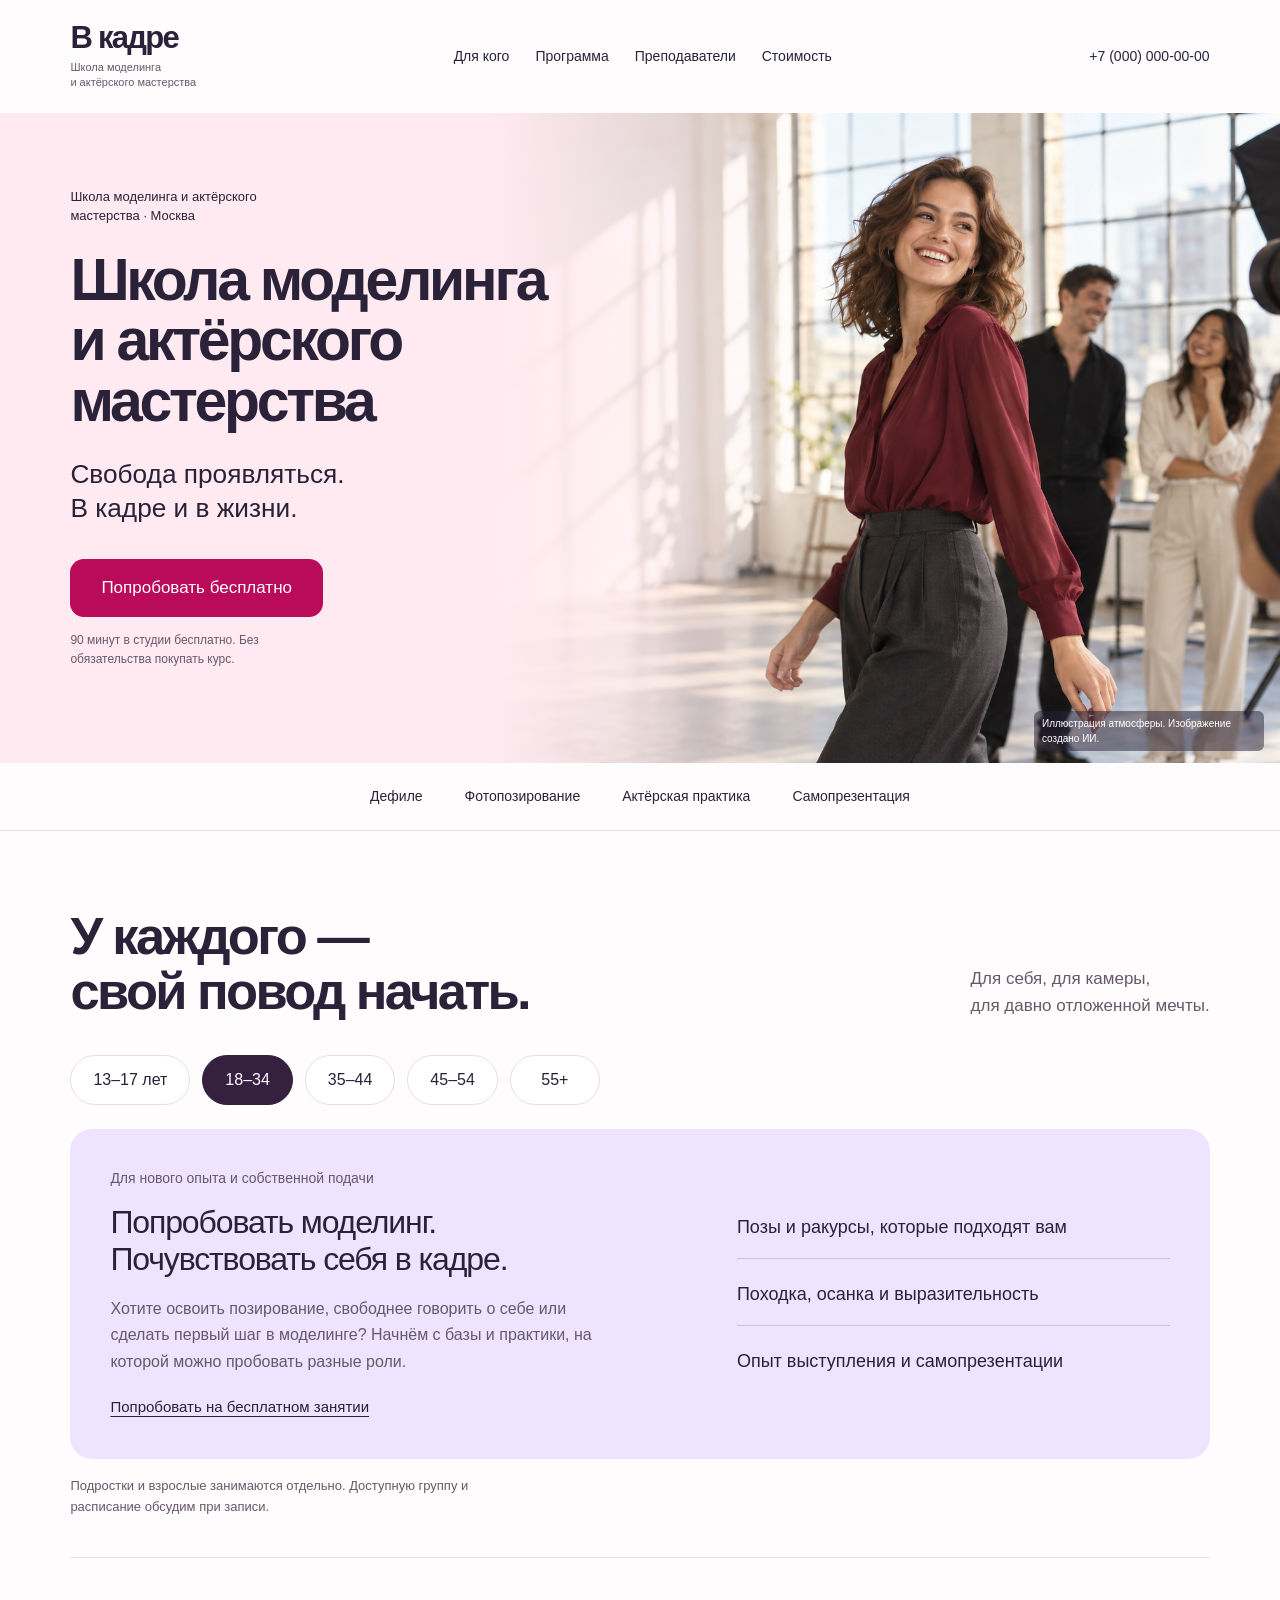
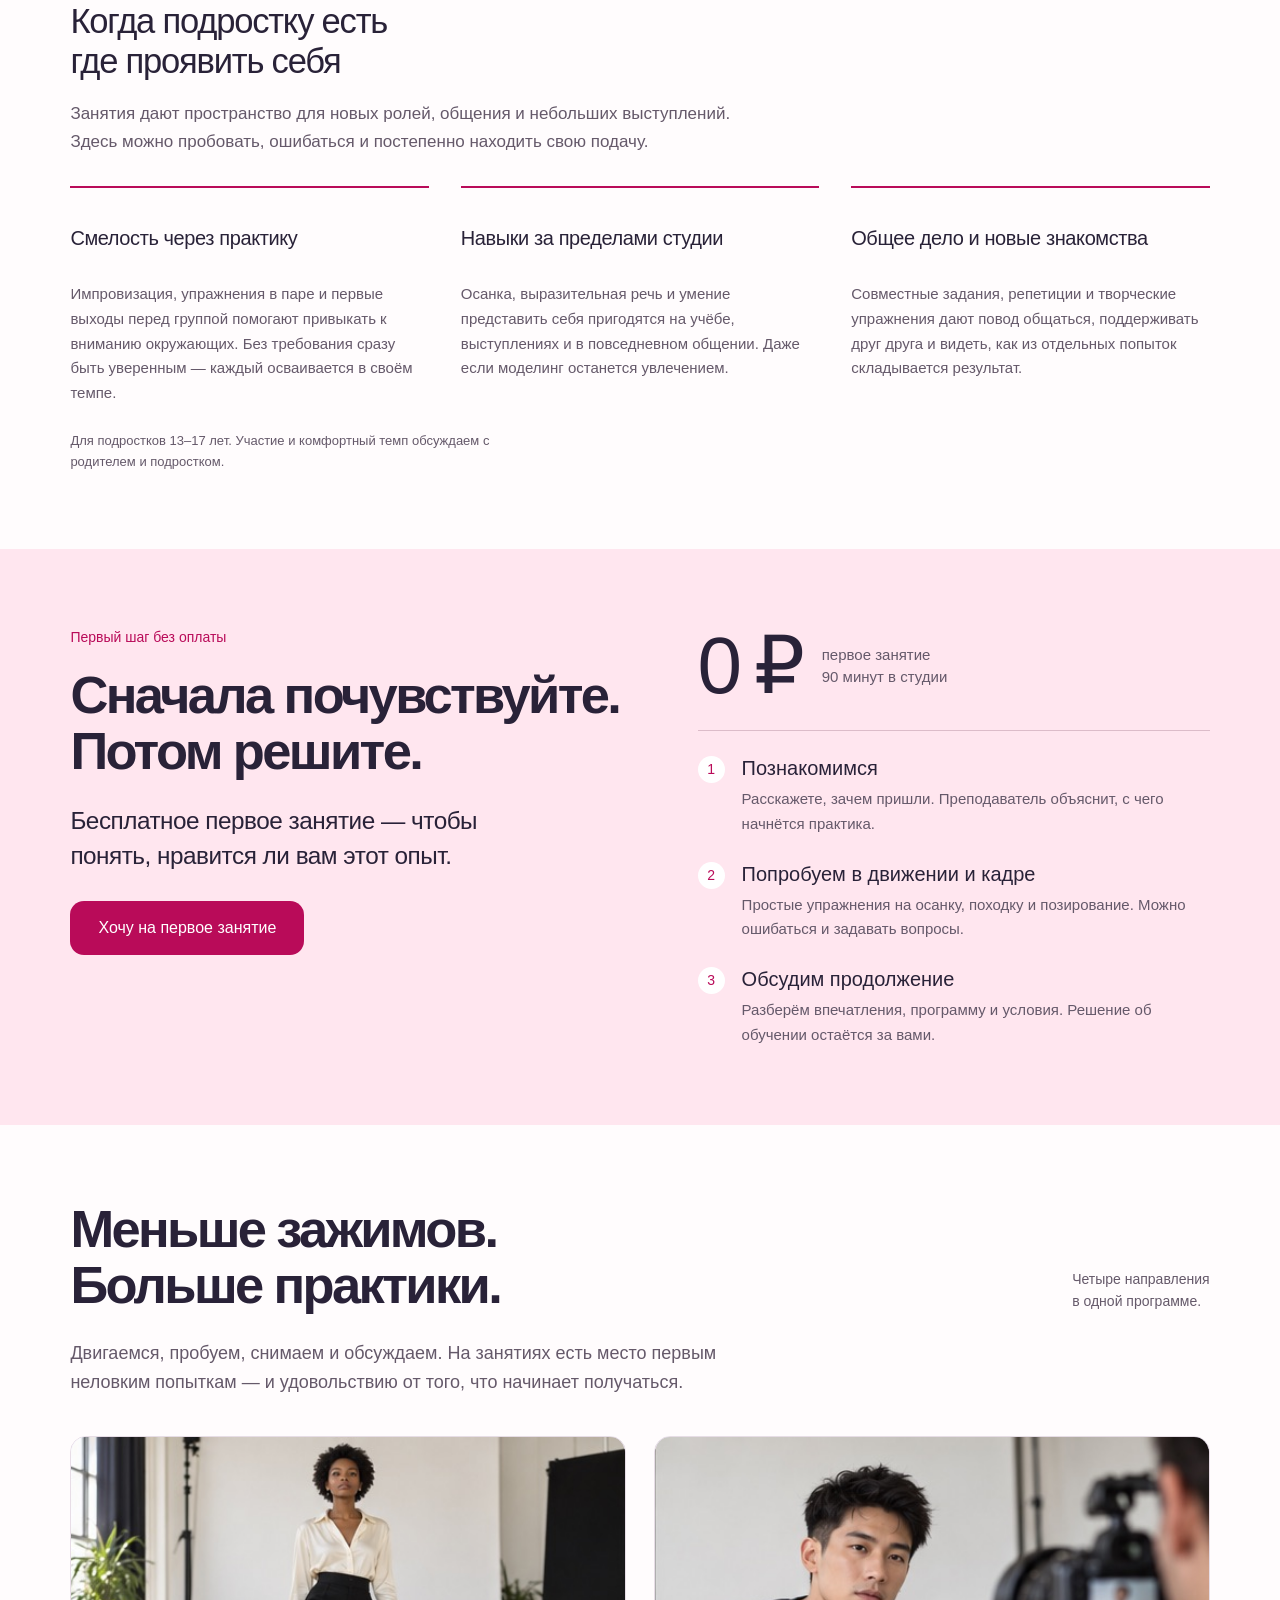
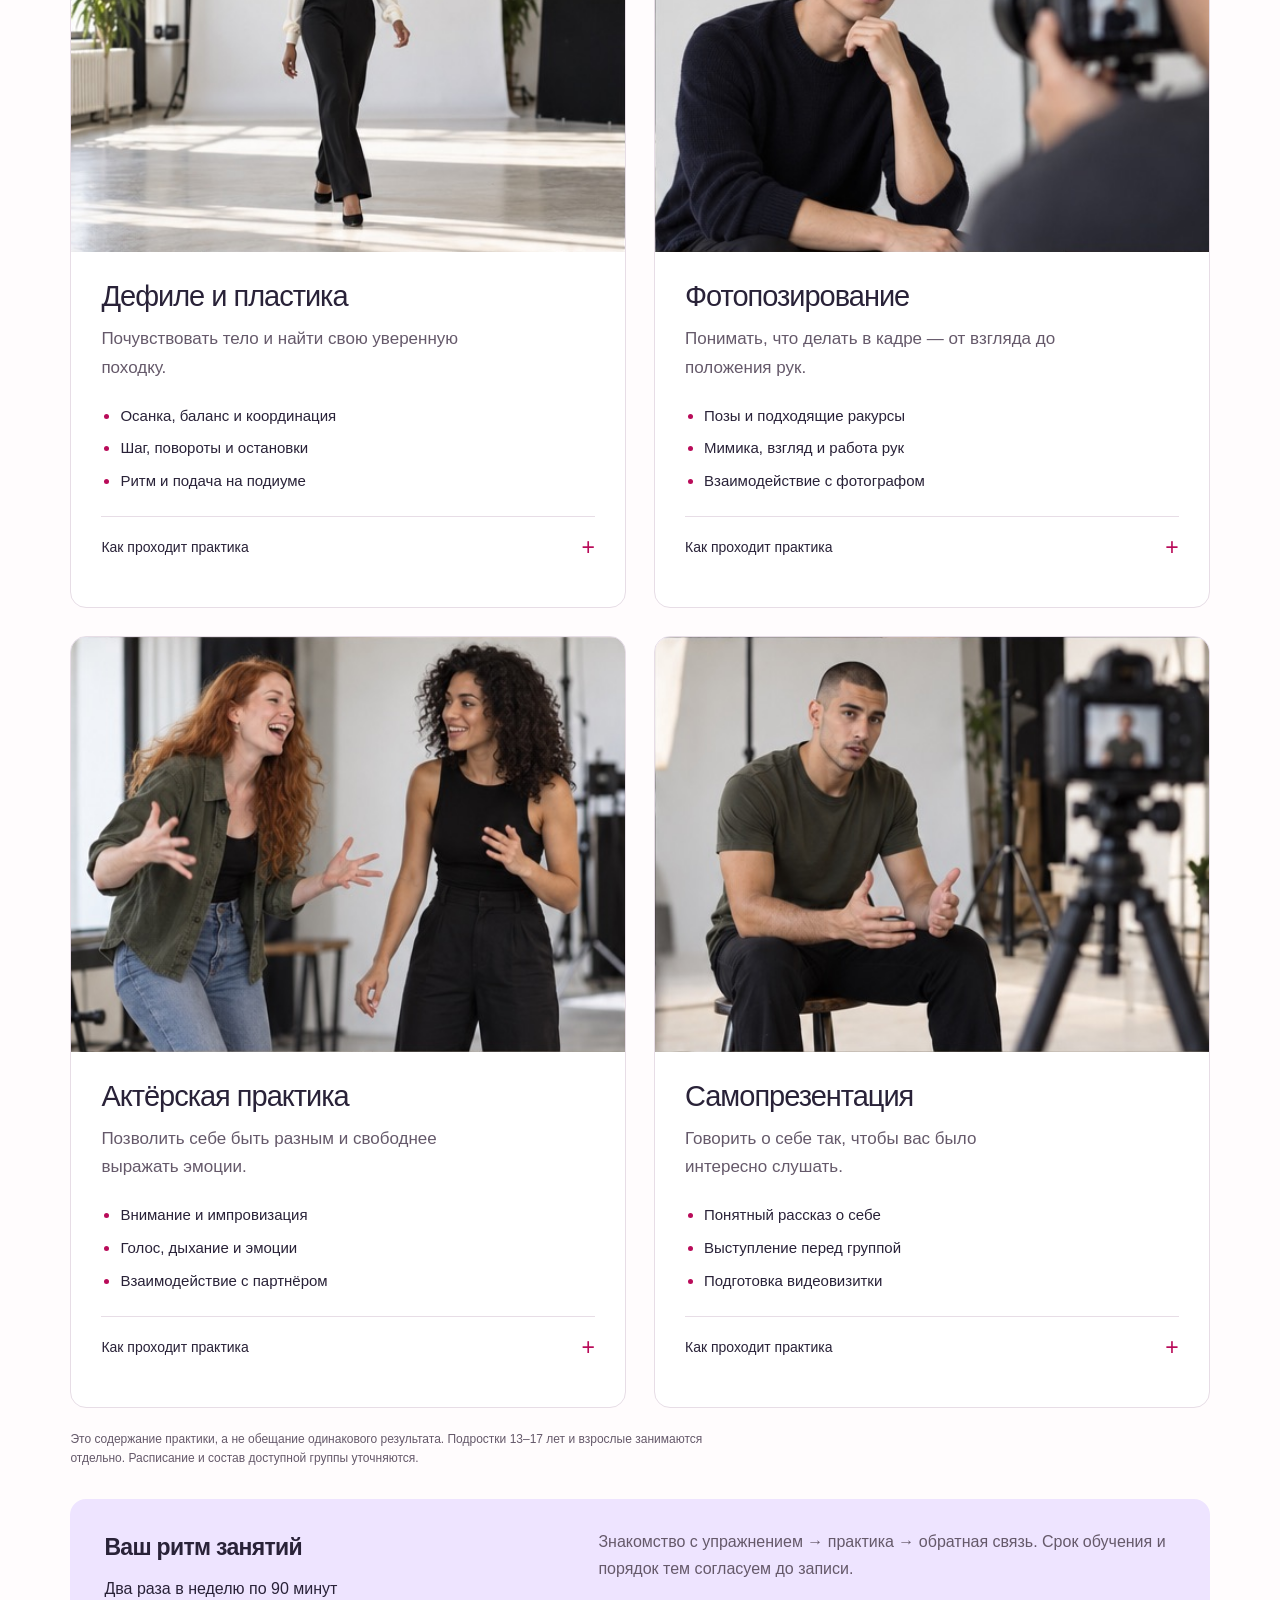
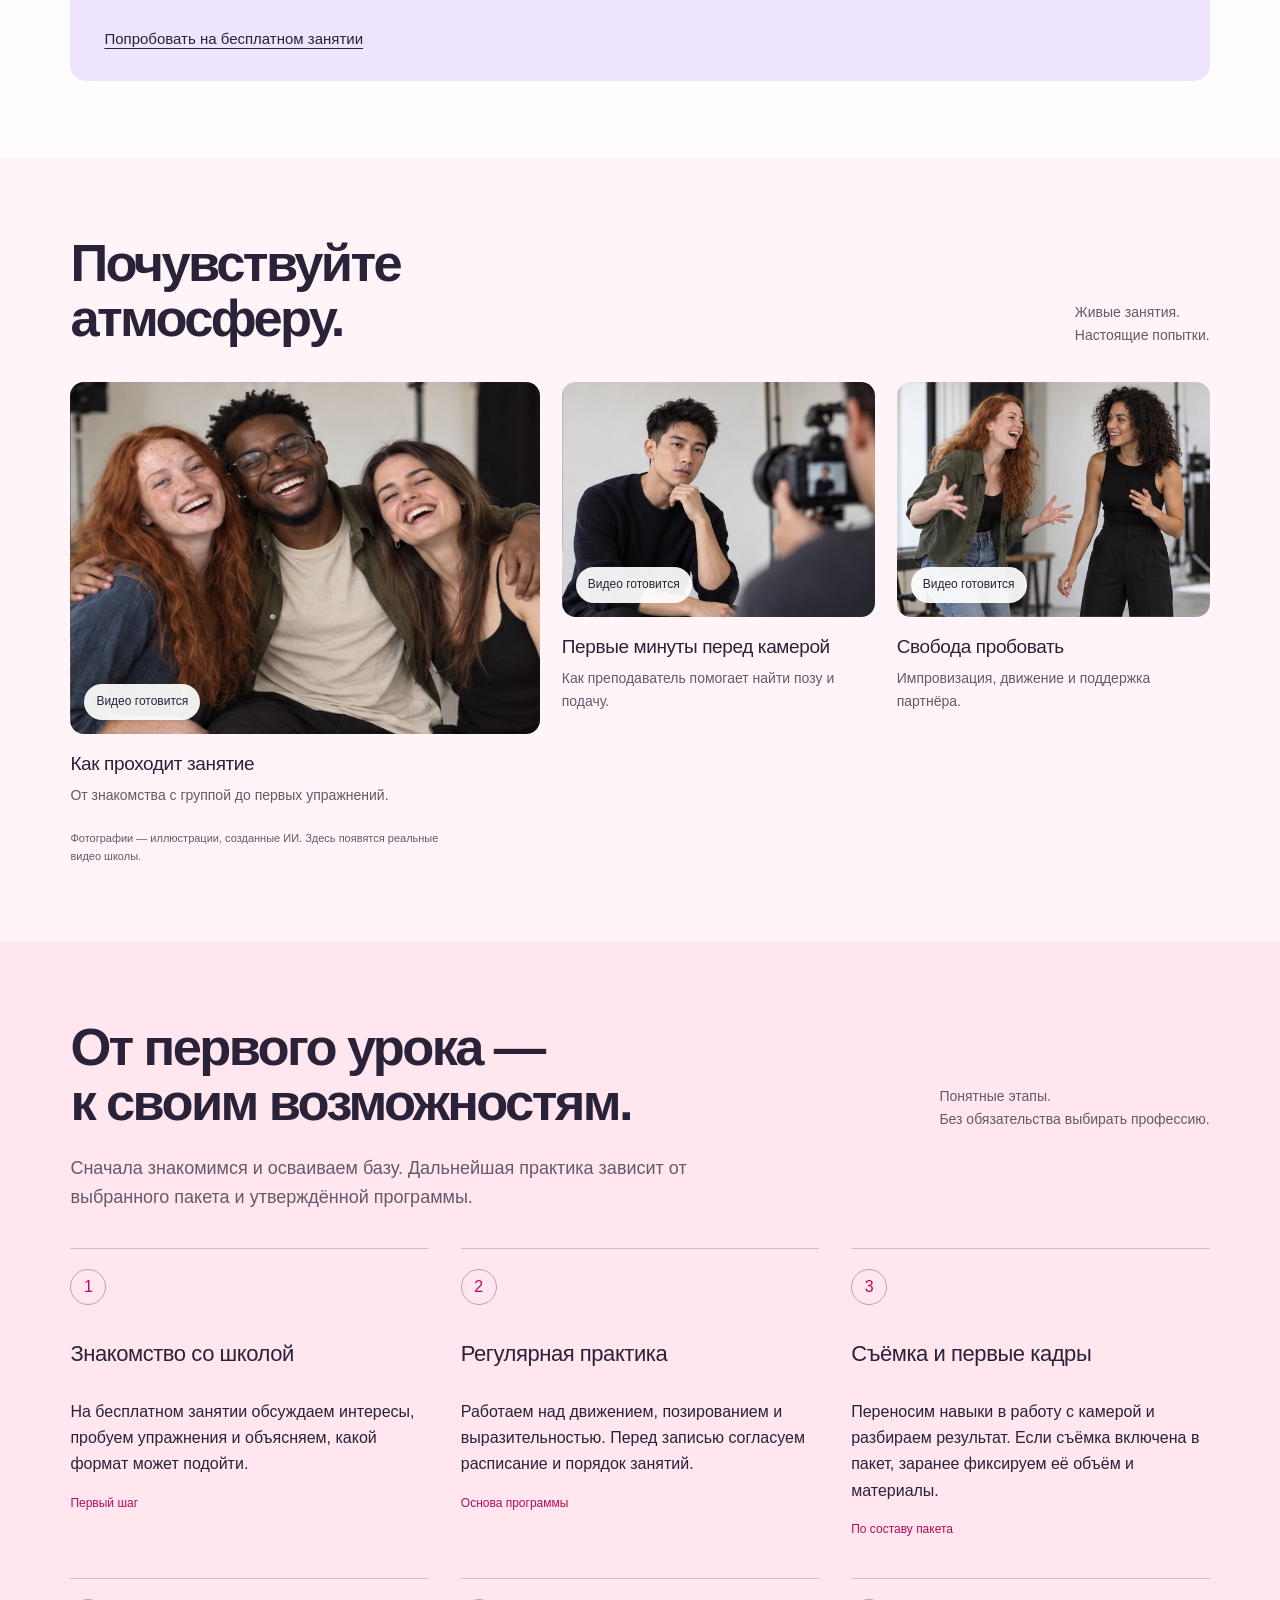
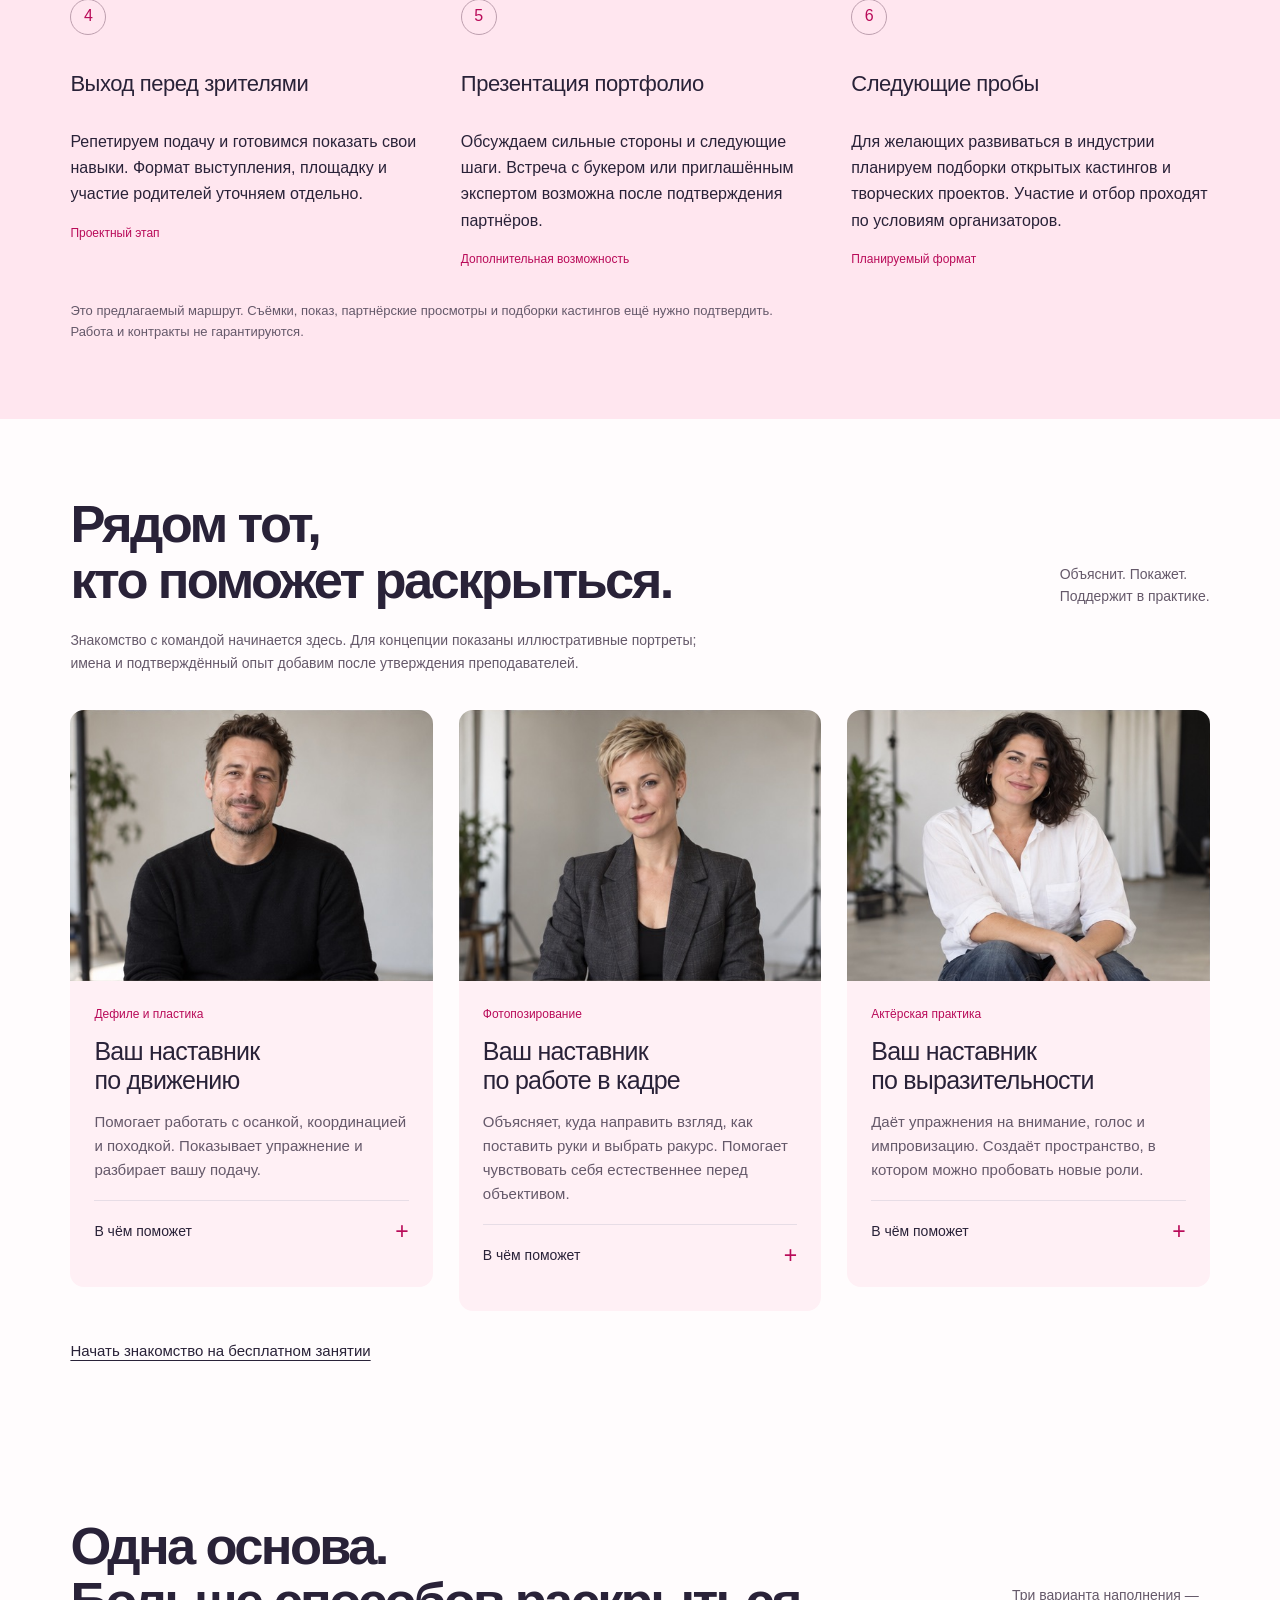
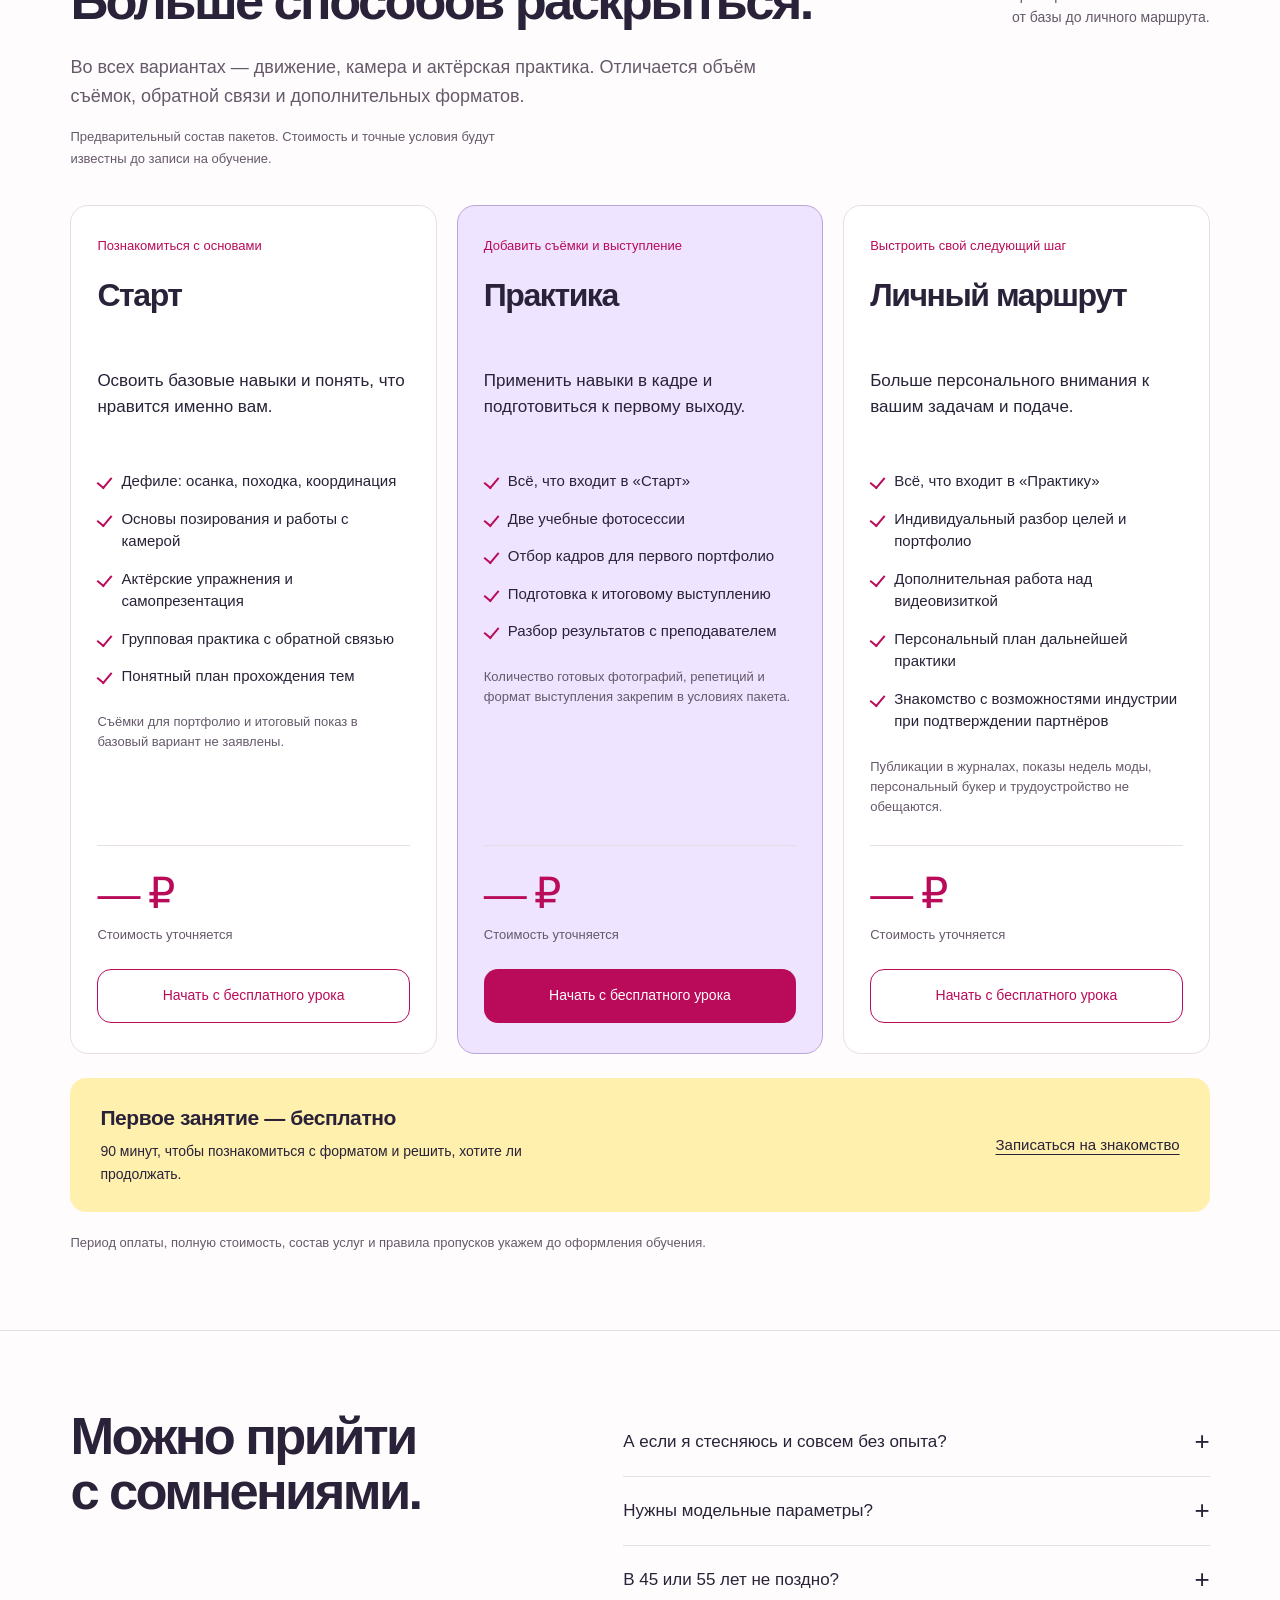
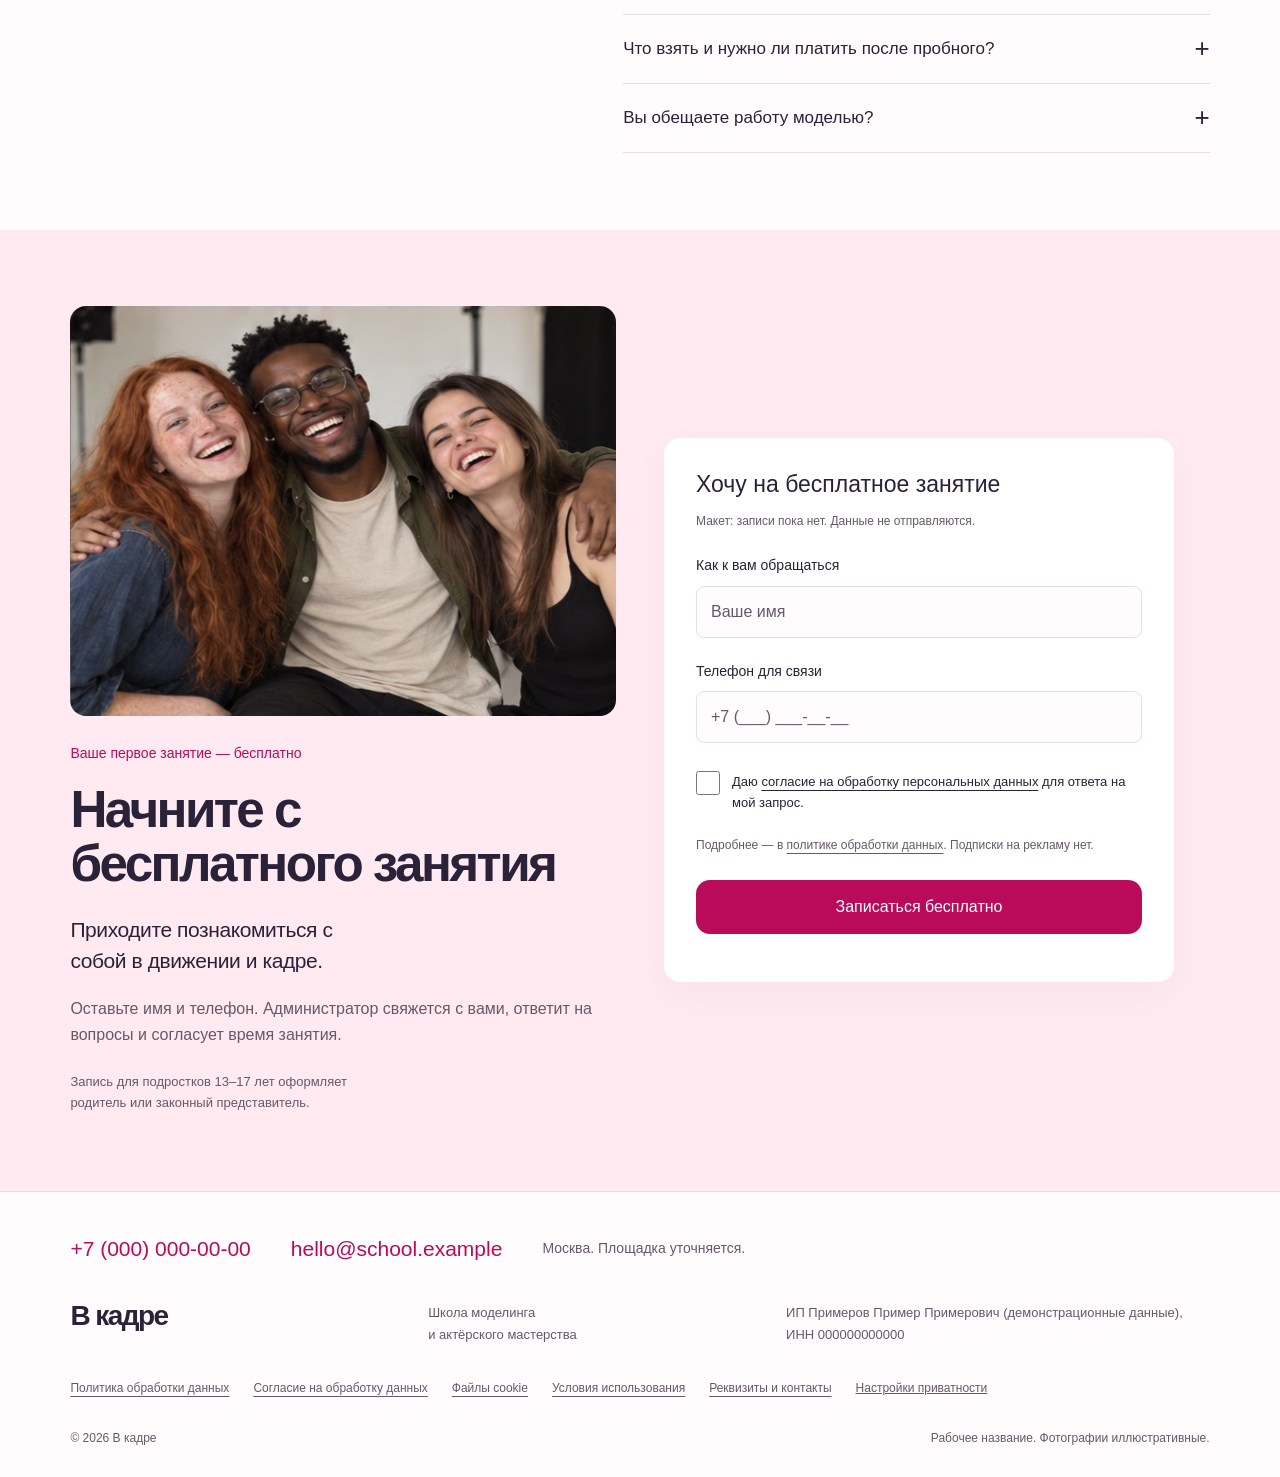
<file: index.html>
<!doctype html>
<html lang="ru">
<head>
  <meta charset="utf-8">
  <meta name="viewport" content="width=device-width, initial-scale=1">
  <meta name="description" content="Школа моделинга и актёрского мастерства в Москве. Дефиле, фотопозирование и актёрская практика с нуля. Два раза в неделю по 1,5 часа.">
  <meta name="theme-color" content="#ffe6ef">
  <meta name="robots" content="noindex,nofollow" id="robots">
  <meta property="og:title" content="В кадре — школа моделинга и актёрского мастерства">
  <meta property="og:description" content="Свобода быть в кадре. Практика движения, позирования и выразительности в Москве.">
  <meta property="og:type" content="website"><meta property="og:image" content="https://gwww005-beep.github.io/v-kadre-school/assets/hero-studio.jpg">
  <title>В кадре — школа моделинга и актёрского мастерства в Москве</title>
  <link rel="icon" href="assets/favicon.svg" type="image/svg+xml">
  <link rel="stylesheet" href="ui-v2.css"><link rel="stylesheet" href="v3.css"><link rel="stylesheet" href="v4.css">
  <script src="site-config.js" defer></script>
  <script src="app.js" defer></script><script src="audience.js" defer></script>
<link rel="stylesheet" href="mobile-v5.css"><script src="mobile-v5.js" defer></script><link rel="stylesheet" href="presentation.css"><script src="presentation.js" defer></script></head>
<body>
  <a class="skip-link" href="#main">Перейти к содержанию</a>
  <header class="header">
    <a class="brand" href="./" aria-label="В кадре, на главную">В кадре<span>Школа моделинга<br>и актёрского мастерства</span></a>
    <nav class="desktop-nav" aria-label="Главная навигация"><a href="#audience">Для кого</a><a href="#program">Программа</a><a href="#team">Преподаватели</a><a href="#format">Стоимость</a></nav>
    <a class="header-phone phone-value" href="#contacts">Телефон школы</a>
    <button class="menu-toggle" type="button" aria-expanded="false" aria-controls="mobile-menu">Меню <span aria-hidden="true">☰</span></button>
  </header>
  <nav class="mobile-menu" id="mobile-menu" aria-label="Мобильная навигация" hidden><a href="#audience">Для кого</a><a href="#program">Программа</a><a href="#team">Преподаватели</a><a href="#format">Стоимость</a><a href="#questions">Вопросы</a><a href="#contacts">Контакты</a><a class="phone-value" href="#contacts">Телефон школы</a></nav>
  <main id="main">
    <section class="hero" aria-labelledby="hero-title">
      <div class="hero-copy"><p class="location">Школа моделинга и актёрского мастерства · Москва</p><h1 id="hero-title">&#1064;&#1082;&#1086;&#1083;&#1072; &#1084;&#1086;&#1076;&#1077;&#1083;&#1080;&#1085;&#1075;&#1072;<br>&#1080; &#1072;&#1082;&#1090;&#1105;&#1088;&#1089;&#1082;&#1086;&#1075;&#1086; &#1084;&#1072;&#1089;&#1090;&#1077;&#1088;&#1089;&#1090;&#1074;&#1072;</h1><p class="hero-description">&#1057;&#1074;&#1086;&#1073;&#1086;&#1076;&#1072; &#1087;&#1088;&#1086;&#1103;&#1074;&#1083;&#1103;&#1090;&#1100;&#1089;&#1103;.<br>&#1042; &#1082;&#1072;&#1076;&#1088;&#1077; &#1080; &#1074; &#1078;&#1080;&#1079;&#1085;&#1080;.</p><a class="button button-dark" href="#enquiry">Попробовать бесплатно</a><p class="hero-schedule">90 минут в студии бесплатно. Без обязательства покупать курс.</p></div>
      <figure class="hero-visual"><img class="hero-image" src="assets/hero-studio.jpg" alt="Иллюстрация: участница фотопрактики в светлой студии" width="1536" height="1024" fetchpriority="high"><figcaption>Иллюстрация атмосферы. Изображение создано ИИ.</figcaption><span class="hero-sticker">Можно<br>без опыта</span></figure>
    </section>
    <div class="intro-strip"><span>Дефиле</span><span>Фотопозирование</span><span>Актёрская практика</span><span>Самопрезентация</span></div>
    <section class="audience section" id="audience" aria-labelledby="audience-title"><div class="section-top"><h2 id="audience-title">У каждого —<br>свой повод начать.</h2><p class="section-aside">Для себя, для камеры,<br>для давно отложенной мечты.</p></div><div class="audience-tabs" role="tablist" aria-label="Выберите возраст"><button type="button" role="tab" id="age-tab-teen" aria-controls="age-panel" aria-selected="false" tabindex="-1" data-age="teen">13–17 лет</button><button type="button" role="tab" id="age-tab-young" aria-controls="age-panel" aria-selected="true" data-age="young">18–34</button><button type="button" role="tab" id="age-tab-adult" aria-controls="age-panel" aria-selected="false" tabindex="-1" data-age="adult">35–44</button><button type="button" role="tab" id="age-tab-mature" aria-controls="age-panel" aria-selected="false" tabindex="-1" data-age="mature">45–54</button><button type="button" role="tab" id="age-tab-silver" aria-controls="age-panel" aria-selected="false" tabindex="-1" data-age="silver">55+</button></div><div class="audience-panel" id="age-panel" role="tabpanel" aria-labelledby="age-tab-young" tabindex="0"><div><p class="audience-kicker" id="age-kicker">Для нового опыта и собственной подачи</p><h3 id="age-title">Попробовать моделинг.<br>Почувствовать себя в кадре.</h3><p id="age-copy">Хотите освоить позирование, свободнее говорить о себе или сделать первый шаг в моделинге? Начнём с базы и практики, на которой можно пробовать разные роли.</p><a class="text-link" href="#enquiry">Попробовать на бесплатном занятии</a></div><ul id="age-benefits"><li>Позы и ракурсы, которые подходят вам</li><li>Походка, осанка и выразительность</li><li>Опыт выступления и самопрезентации</li></ul></div><p class="small-note">Подростки и взрослые занимаются отдельно. Доступную группу и расписание обсудим при записи.</p><div class="parents-block" id="parents"><h3>Когда подростку есть где проявить себя</h3><p class="parents-intro">Занятия дают пространство для новых ролей, общения и небольших выступлений. Здесь можно пробовать, ошибаться и постепенно находить свою подачу.</p><div class="parents-grid"><article><h4>Смелость через практику</h4><p>Импровизация, упражнения в паре и первые выходы перед группой помогают привыкать к вниманию окружающих. Без требования сразу быть уверенным — каждый осваивается в своём темпе.</p></article><article><h4>Навыки за пределами студии</h4><p>Осанка, выразительная речь и умение представить себя пригодятся на учёбе, выступлениях и в повседневном общении. Даже если моделинг останется увлечением.</p></article><article><h4>Общее дело и новые знакомства</h4><p>Совместные задания, репетиции и творческие упражнения дают повод общаться, поддерживать друг друга и видеть, как из отдельных попыток складывается результат.</p></article></div><p class="small-note">Для подростков 13–17 лет. Участие и комфортный темп обсуждаем с родителем и подростком.</p></div>
</section>
    <section class="trial section" id="trial" aria-labelledby="trial-title"><div><p class="section-label">Первый шаг без оплаты</p><h2 id="trial-title">Сначала почувствуйте.<br>Потом решите.</h2><p class="lead">Бесплатное первое занятие — чтобы понять, нравится ли вам этот опыт.</p><a class="button button-dark" href="#enquiry">Хочу на первое занятие</a></div><div class="trial-plan"><div class="trial-price"><strong>0 ₽</strong><span>первое занятие<br>90 минут в студии</span></div><ol><li><h3>Познакомимся</h3><p>Расскажете, зачем пришли. Преподаватель объяснит, с чего начнётся практика.</p></li><li><h3>Попробуем в движении и кадре</h3><p>Простые упражнения на осанку, походку и позирование. Можно ошибаться и задавать вопросы.</p></li><li><h3>Обсудим продолжение</h3><p>Разберём впечатления, программу и условия. Решение об обучении остаётся за вами.</p></li></ol></div></section>
    <section class="program section" id="program" aria-labelledby="program-title">
 <div class="section-top"><h2 id="program-title">Меньше зажимов.<br>Больше практики.</h2><p class="section-aside">Четыре направления<br>в одной программе.</p></div>
 <p class="program-intro">Двигаемся, пробуем, снимаем и обсуждаем. На занятиях есть место первым неловким попыткам — и удовольствию от того, что начинает получаться.</p>
 <div class="module-tabs" role="tablist" aria-label="Направления программы" hidden></div>
 <div class="module-grid">
  <article class="module-card" data-module="Дефиле"><div class="photo-tile tile-0" role="img" aria-label="Иллюстрация практики походки и осанки в студии"></div><div class="module-copy"><h3>Дефиле и пластика</h3><p>Почувствовать тело и найти свою уверенную походку.</p><ul><li>Осанка, баланс и координация</li><li>Шаг, повороты и остановки</li><li>Ритм и подача на подиуме</li></ul><details><summary>Как проходит практика</summary><p>Начинаем с разминки и простых проходок. Соединяем шаги, меняем темп, учимся останавливаться и разворачиваться. Преподаватель помогает заметить привычки в движении и даёт конкретные упражнения.</p><p><strong>Что попробуете:</strong> небольшую проходку с поворотом и собственной подачей.</p></details></div></article>
  <article class="module-card" data-module="Камера"><div class="photo-tile tile-1" role="img" aria-label="Иллюстрация работы взрослого участника перед камерой"></div><div class="module-copy"><h3>Фотопозирование</h3><p>Понимать, что делать в кадре — от взгляда до положения рук.</p><ul><li>Позы и подходящие ракурсы</li><li>Мимика, взгляд и работа рук</li><li>Взаимодействие с фотографом</li></ul><details><summary>Как проходит практика</summary><p>Пробуем позы стоя и сидя, работаем с направлением света и выражением лица. Смотрим учебные кадры и разбираем, как небольшое изменение движения влияет на фотографию.</p><p><strong>Что попробуете:</strong> несколько разных образов и поз, которые можно повторить на следующей съёмке.</p></details></div></article>
  <article class="module-card" data-module="Актёрское"><div class="photo-tile tile-2" role="img" aria-label="Иллюстрация совместного актёрского упражнения взрослых"></div><div class="module-copy"><h3>Актёрская практика</h3><p>Позволить себе быть разным и свободнее выражать эмоции.</p><ul><li>Внимание и импровизация</li><li>Голос, дыхание и эмоции</li><li>Взаимодействие с партнёром</li></ul><details><summary>Как проходит практика</summary><p>Выполняем упражнения на внимание, пробуем короткие этюды и реакции на партнёра. Учимся слышать друг друга, выражать состояние через голос и движение, продолжать сцену без готового сценария.</p><p><strong>Что попробуете:</strong> короткую импровизацию в паре или перед группой.</p></details></div></article>
  <article class="module-card" data-module="О себе"><div class="photo-tile tile-3" role="img" aria-label="Иллюстрация записи самопрезентации перед камерой"></div><div class="module-copy"><h3>Самопрезентация</h3><p>Говорить о себе так, чтобы вас было интересно слушать.</p><ul><li>Понятный рассказ о себе</li><li>Выступление перед группой</li><li>Подготовка видеовизитки</li></ul><details><summary>Как проходит практика</summary><p>Выбираем, что важно рассказать о себе. Работаем над темпом речи, паузами, взглядом и жестами. Пробуем выступить и записать короткое представление, затем обсуждаем впечатление.</p><p><strong>Что попробуете:</strong> самопрезентацию, которую можно доработать для знакомства, выступления или кастинга.</p></details></div></article>
 </div><p class="small-note">Это содержание практики, а не обещание одинакового результата. Подростки 13–17 лет и взрослые занимаются отдельно. Расписание и состав доступной группы уточняются.</p>
 <div class="lesson-rhythm"><p><strong>Ваш ритм занятий</strong><span>Два раза в неделю по 90 минут</span></p><p>Знакомство с упражнением → практика → обратная связь. Срок обучения и порядок тем согласуем до записи.</p><a class="text-link" href="#enquiry">Попробовать на бесплатном занятии</a></div>
</section>
<section class="video-section section" aria-labelledby="video-title"><div class="section-top"><h2 id="video-title">Почувствуйте<br>атмосферу.</h2><p class="section-aside">Живые занятия.<br>Настоящие попытки.</p></div><div class="film-grid"><article class="film-card"><div class="photo-tile tile-7 film-cover" role="img" aria-label="Иллюстрация дружеской атмосферы после занятия"><span class="film-badge">Видео готовится</span></div><h3>Как проходит занятие</h3><p>От знакомства с группой до первых упражнений.</p></article><article class="film-card"><div class="photo-tile tile-1 film-cover" role="img" aria-label="Иллюстрация практики перед камерой"><span class="film-badge">Видео готовится</span></div><h3>Первые минуты перед камерой</h3><p>Как преподаватель помогает найти позу и подачу.</p></article><article class="film-card"><div class="photo-tile tile-2 film-cover" role="img" aria-label="Иллюстрация актёрской практики"><span class="film-badge">Видео готовится</span></div><h3>Свобода пробовать</h3><p>Импровизация, движение и поддержка партнёра.</p></article></div><p class="small-note">Фотографии — иллюстрации, созданные ИИ. Здесь появятся реальные видео школы.</p></section>

        <section class="journey section" id="journey" aria-labelledby="journey-title"><div class="section-top"><h2 id="journey-title">От первого урока —<br>к своим возможностям.</h2><p class="section-aside">Понятные этапы.<br>Без обязательства выбирать профессию.</p></div><p class="journey-intro">Сначала знакомимся и осваиваем базу. Дальнейшая практика зависит от выбранного пакета и утверждённой программы.</p><ol class="journey-grid"><li><span class="step-number" aria-hidden="true">1</span><h3>Знакомство со школой</h3><p>На бесплатном занятии обсуждаем интересы, пробуем упражнения и объясняем, какой формат может подойти.</p><span class="step-status">Первый шаг</span></li><li><span class="step-number" aria-hidden="true">2</span><h3>Регулярная практика</h3><p>Работаем над движением, позированием и выразительностью. Перед записью согласуем расписание и порядок занятий.</p><span class="step-status">Основа программы</span></li><li><span class="step-number" aria-hidden="true">3</span><h3>Съёмка и первые кадры</h3><p>Переносим навыки в работу с камерой и разбираем результат. Если съёмка включена в пакет, заранее фиксируем её объём и материалы.</p><span class="step-status">По составу пакета</span></li><li><span class="step-number" aria-hidden="true">4</span><h3>Выход перед зрителями</h3><p>Репетируем подачу и готовимся показать свои навыки. Формат выступления, площадку и участие родителей уточняем отдельно.</p><span class="step-status">Проектный этап</span></li><li><span class="step-number" aria-hidden="true">5</span><h3>Презентация портфолио</h3><p>Обсуждаем сильные стороны и следующие шаги. Встреча с букером или приглашённым экспертом возможна после подтверждения партнёров.</p><span class="step-status">Дополнительная возможность</span></li><li><span class="step-number" aria-hidden="true">6</span><h3>Следующие пробы</h3><p>Для желающих развиваться в индустрии планируем подборки открытых кастингов и творческих проектов. Участие и отбор проходят по условиям организаторов.</p><span class="step-status">Планируемый формат</span></li></ol><p class="small-note">Это предлагаемый маршрут. Съёмки, показ, партнёрские просмотры и подборки кастингов ещё нужно подтвердить. Работа и контракты не гарантируются.</p></section>
<section class="teachers section" id="team" aria-labelledby="teachers-title"><div class="section-top"><h2 id="teachers-title">Рядом тот,<br>кто поможет раскрыться.</h2><p class="section-aside">Объяснит. Покажет.<br>Поддержит в практике.</p></div><p class="teacher-notice">Знакомство с командой начинается здесь. Для концепции показаны иллюстративные портреты; имена и подтверждённый опыт добавим после утверждения преподавателей.</p><div class="mentor-grid" id="team-content">
 <article class="mentor-card"><div class="photo-tile tile-4 mentor-photo" role="img" aria-label="Иллюстративный портрет преподавателя дефиле"></div><div class="mentor-copy"><p class="mentor-role">Дефиле и пластика</p><h3>Ваш наставник<br>по движению</h3><p>Помогает работать с осанкой, координацией и походкой. Показывает упражнение и разбирает вашу подачу.</p><details><summary>В чём поможет</summary><p>Замечать положение тела, двигаться в разном темпе, соединять шаги и повороты. Обратная связь — по конкретным движениям, без сравнения с другими участниками.</p></details></div></article>
 <article class="mentor-card"><div class="photo-tile tile-5 mentor-photo" role="img" aria-label="Иллюстративный портрет преподавателя фотопозирования"></div><div class="mentor-copy"><p class="mentor-role">Фотопозирование</p><h3>Ваш наставник<br>по работе в кадре</h3><p>Объясняет, куда направить взгляд, как поставить руки и выбрать ракурс. Помогает чувствовать себя естественнее перед объективом.</p><details><summary>В чём поможет</summary><p>Попробовать разные позы, работать с мимикой и находить выразительные детали. Вместе разбираете учебные кадры и решаете, что попробовать дальше.</p></details></div></article>
 <article class="mentor-card"><div class="photo-tile tile-6 mentor-photo" role="img" aria-label="Иллюстративный портрет преподавателя актёрского мастерства"></div><div class="mentor-copy"><p class="mentor-role">Актёрская практика</p><h3>Ваш наставник<br>по выразительности</h3><p>Даёт упражнения на внимание, голос и импровизацию. Создаёт пространство, в котором можно пробовать новые роли.</p><details><summary>В чём поможет</summary><p>Слышать партнёра, выражать эмоции, использовать паузы и интонацию. Пробовать короткие выступления и постепенно привыкать к вниманию группы.</p></details></div></article>
 </div><p class="mobile-swipe-hint">Листайте, чтобы познакомиться со всеми преподавателями</p><a class="text-link mentor-cta" href="#enquiry">Начать знакомство на бесплатном занятии</a></section>

        <section class="packages section" id="format" aria-labelledby="packages-title"><div class="section-top"><h2 id="packages-title">Одна основа.<br>Больше способов раскрыться.</h2><p class="section-aside">Три варианта наполнения —<br>от базы до личного маршрута.</p></div><p class="packages-intro">Во всех вариантах — движение, камера и актёрская практика. Отличается объём съёмок, обратной связи и дополнительных форматов.</p><p class="package-draft-note">Предварительный состав пакетов. Стоимость и точные условия будут известны до записи на обучение.</p><div class="package-grid"><article class="package-card" aria-labelledby="package-start"><p class="package-kicker">Познакомиться с основами</p><h3 id="package-start">Старт</h3><p class="package-promise">Освоить базовые навыки и понять, что нравится именно вам.</p><ul class="package-features"><li>Дефиле: осанка, походка, координация</li><li>Основы позирования и работы с камерой</li><li>Актёрские упражнения и самопрезентация</li><li>Групповая практика с обратной связью</li><li>Понятный план прохождения тем</li></ul><p class="package-scope">Съёмки для портфолио и итоговый показ в базовый вариант не заявлены.</p><div class="package-bottom"><p class="package-price" data-plan-price="start">— ₽</p><p class="package-period" data-plan-period="start">Стоимость уточняется</p><a class="button button-outline" href="#enquiry">Начать с бесплатного урока</a></div></article><article class="package-card package-featured" aria-labelledby="package-practice"><p class="package-kicker">Добавить съёмки и выступление</p><h3 id="package-practice">Практика</h3><p class="package-promise">Применить навыки в кадре и подготовиться к первому выходу.</p><ul class="package-features"><li>Всё, что входит в «Старт»</li><li>Две учебные фотосессии</li><li>Отбор кадров для первого портфолио</li><li>Подготовка к итоговому выступлению</li><li>Разбор результатов с преподавателем</li></ul><p class="package-scope">Количество готовых фотографий, репетиций и формат выступления закрепим в условиях пакета.</p><div class="package-bottom"><p class="package-price" data-plan-price="practice">— ₽</p><p class="package-period" data-plan-period="practice">Стоимость уточняется</p><a class="button button-dark" href="#enquiry">Начать с бесплатного урока</a></div></article><article class="package-card" aria-labelledby="package-direction"><p class="package-kicker">Выстроить свой следующий шаг</p><h3 id="package-direction">Личный маршрут</h3><p class="package-promise">Больше персонального внимания к вашим задачам и подаче.</p><ul class="package-features"><li>Всё, что входит в «Практику»</li><li>Индивидуальный разбор целей и портфолио</li><li>Дополнительная работа над видеовизиткой</li><li>Персональный план дальнейшей практики</li><li>Знакомство с возможностями индустрии при подтверждении партнёров</li></ul><p class="package-scope">Публикации в журналах, показы недель моды, персональный букер и трудоустройство не обещаются.</p><div class="package-bottom"><p class="package-price" data-plan-price="direction">— ₽</p><p class="package-period" data-plan-period="direction">Стоимость уточняется</p><a class="button button-outline" href="#enquiry">Начать с бесплатного урока</a></div></article></div><div class="package-first-step"><p><strong>Первое занятие — бесплатно</strong><span>90 минут, чтобы познакомиться с форматом и решить, хотите ли продолжать.</span></p><a href="#enquiry">Записаться на знакомство</a></div><p class="small-note">Период оплаты, полную стоимость, состав услуг и правила пропусков укажем до оформления обучения.</p></section>
<section class="questions section" id="questions" aria-labelledby="faq-title"><h2 id="faq-title">Можно прийти<br>с сомнениями.</h2><div class="faq-list"><details><summary>А если я стесняюсь и совсем без опыта?<span aria-hidden="true">+</span></summary><p>С этого и можно начать. На первом занятии познакомимся с вашей подготовкой и предложим простые упражнения. Не нужно заранее уметь позировать или выступать.</p></details><details><summary>Нужны модельные параметры?<span aria-hidden="true">+</span></summary><p>Для обучения позированию, движению и самопрезентации подиумные параметры не являются целью. Условия участия в конкретной группе обсудим до записи. Кастинги на работу — отдельная история.</p></details><details><summary>В 45 или 55 лет не поздно?<span aria-hidden="true">+</span></summary><p>Осваивать новые навыки и творческую практику можно в разном возрасте. Обсудим вашу цель, комфортный темп и доступную группу. Подростки и взрослые занимаются отдельно.</p></details><details><summary>Что взять и нужно ли платить после пробного?<span aria-hidden="true">+</span></summary><p>Удобную одежду и сменную обувь; детали уточним при подтверждении записи. Первое занятие бесплатно, покупать курс после него необязательно.</p></details><details><summary>Вы обещаете работу моделью?<span aria-hidden="true">+</span></summary><p>Нет. Мы предлагаем обучение навыкам. Коммерческие съёмки, контракты и заработок не гарантируются.</p></details></div></section>
    <section class="enquiry section" id="enquiry" aria-labelledby="enquiry-title"><div class="enquiry-copy"><div class="photo-tile tile-7 enquiry-atmosphere" role="img" aria-label="Creative workshop atmosphere, AI illustration"></div><p class="section-label">Ваше первое занятие — бесплатно</p><h2 id="enquiry-title">Начните с бесплатного занятия</h2><p class="lead">Приходите познакомиться с собой в движении и кадре.</p><p class="enquiry-followup">Оставьте имя и телефон. Администратор свяжется с вами, ответит на вопросы и согласует время занятия.</p><p class="small-note">Запись для подростков 13–17 лет оформляет родитель или законный представитель.</p></div><form id="lead-form" class="lead-form" novalidate><h3>Хочу на бесплатное занятие</h3><p class="form-preview-note" id="form-readiness">Макет: записи пока нет. Данные не отправляются.</p><label for="name">Как к вам обращаться</label><input id="name" name="name" autocomplete="given-name" maxlength="80" placeholder="Ваше имя" aria-describedby="name-error" required><p class="field-error" id="name-error" hidden></p><label for="phone">Телефон для связи</label><input id="phone" name="phone" type="tel" inputmode="tel" autocomplete="tel" maxlength="24" placeholder="+7 (___) ___-__-__" aria-describedby="phone-error" required><p class="field-error" id="phone-error" hidden></p><div class="honeypot" aria-hidden="true"><label for="website">Оставьте поле пустым</label><input id="website" name="website" autocomplete="off" tabindex="-1"></div><label class="consent-control"><input name="consent" id="consent" type="checkbox" aria-describedby="consent-error" required><span>Даю <a href="consent.html" target="_blank" rel="noopener">согласие на обработку персональных данных</a> для ответа на мой запрос.</span></label><p class="field-error" id="consent-error" hidden></p><p class="privacy-hint">Подробнее — в <a href="privacy.html" target="_blank" rel="noopener">политике обработки данных</a>. Подписки на рекламу нет.</p><button class="button button-dark" id="submit-lead" type="submit">Записаться бесплатно</button><p id="form-status" class="form-status" role="status" aria-live="polite"></p><noscript><p>Для формы нужен JavaScript.</p></noscript></form></section>
  </main>
  <footer class="footer" id="contacts"><div class="footer-contact"><a class="phone-value" href="#enquiry">Phone</a><span class="email-value">Email</span><p class="studio-value">Moscow</p></div><div class="footer-top"><a class="brand" href="./">В кадре</a><p>Школа моделинга<br>и актёрского мастерства</p><p class="operator-label">Реквизиты оператора будут опубликованы до открытия записи.</p></div><div class="footer-links"><a href="privacy.html">Политика обработки данных</a><a href="consent.html">Согласие на обработку данных</a><a href="cookies.html">Файлы cookie</a><a href="terms.html">Условия использования</a><a href="details.html">Реквизиты и контакты</a><button type="button" data-privacy-open>Настройки приватности</button></div><div class="footer-bottom"><span>© <span id="year">2026</span> В кадре</span><span>Рабочее название. Фотографии иллюстративные.</span></div></footer>
  <div class="mobile-action"><a class="phone-value mobile-call" href="#contacts" aria-label="Контакты школы">Контакты</a><a class="button button-dark" href="#enquiry">Записаться бесплатно</a></div>
  <aside class="privacy-banner" id="privacy-banner" aria-label="Настройки приватности" hidden><p>Без лишнего наблюдения</p><span>Аналитика и рекламные трекеры не подключены. Сохраняем только ваш выбор приватности. <a href="cookies.html">Подробнее</a></span><div><button class="privacy-confirm" type="button" id="privacy-confirm">Понятно</button><button class="privacy-settings" type="button" data-privacy-open>Настройки</button></div></aside>
  <dialog id="privacy-dialog" aria-labelledby="privacy-title"><div class="dialog-top"><h2 id="privacy-title">Приватность</h2><button type="button" id="privacy-close" aria-label="Закрыть настройки">×</button></div><p>На сайте нет сторонней аналитики, рекламных пикселей и внешних виджетов. Шрифты и изображения загружаются с этого же сайта.</p><div class="privacy-detail"><strong>Необходимое хранение</strong><p>Ваш выбор сохраняется в localStorage на срок до 180 дней. При включении формы сервер использует сессионный файл cookie для защиты отправки.</p></div><p><a href="cookies.html">Информация о файлах cookie</a></p><button type="button" class="button button-dark" id="privacy-save">Сохранить необходимые настройки</button></dialog>
</body>
</html>
</file>
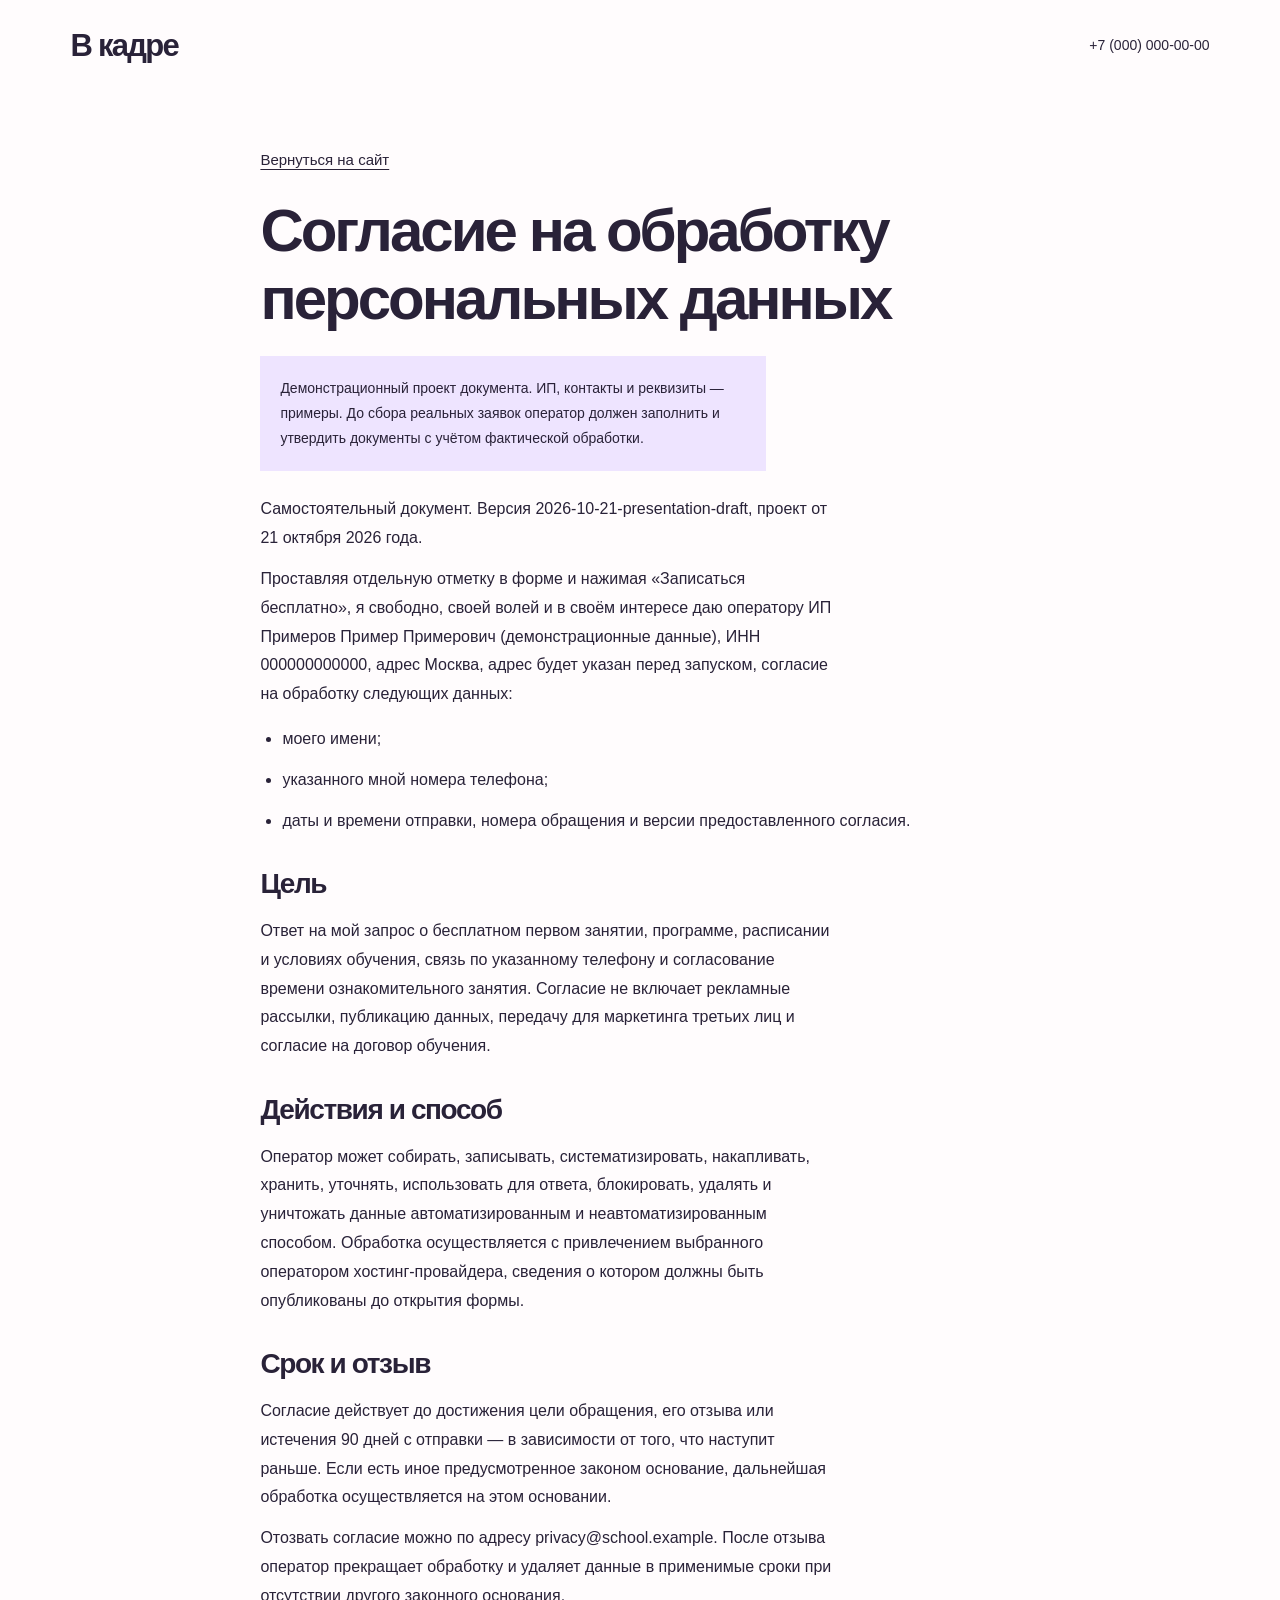
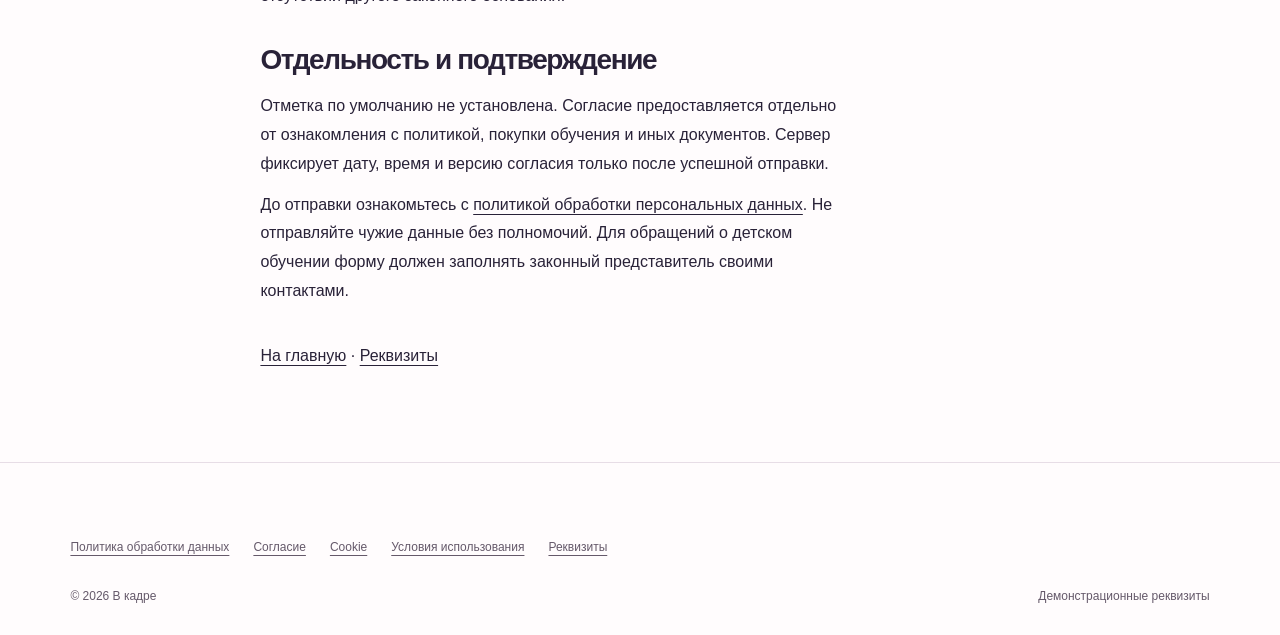
<file: consent.html>
<!doctype html><html lang="ru"><head><meta charset="utf-8"><meta name="viewport" content="width=device-width,initial-scale=1"><meta name="robots" content="noindex,nofollow"><title>Согласие на обработку персональных данных — В кадре</title><link rel="icon" href="assets/favicon.svg"><link rel="stylesheet" href="ui-v2.css"><link rel="stylesheet" href="v3.css"><script src="site-config.js" defer></script><script src="app.js" defer></script></head><body><header class="header"><a class="brand" href="./">В кадре</a><a href="./#contacts" class="phone-value header-phone">Телефон школы</a></header><main class="legal-main"><a class="legal-back" href="./">Вернуться на сайт</a><h1>Согласие на обработку персональных данных</h1><p class="draft-notice">Демонстрационный проект документа. ИП, контакты и реквизиты — примеры. До сбора реальных заявок оператор должен заполнить и утвердить документы с учётом фактической обработки.</p>
<p>Самостоятельный документ. Версия 2026-10-21-presentation-draft, проект от 21 октября 2026 года.</p>
<p>Проставляя отдельную отметку в форме и нажимая «Записаться бесплатно», я свободно, своей волей и в своём интересе даю оператору <span data-legal="name">ИП Примеров Пример Примерович (демонстрационные данные)</span>, ИНН <span data-legal="inn">000000000000</span>, адрес <span data-legal="address">уточняется</span>, согласие на обработку следующих данных:</p>
<ul><li>моего имени;</li><li>указанного мной номера телефона;</li><li>даты и времени отправки, номера обращения и версии предоставленного согласия.</li></ul>
<h2>Цель</h2><p>Ответ на мой запрос о бесплатном первом занятии, программе, расписании и условиях обучения, связь по указанному телефону и согласование времени ознакомительного занятия. Согласие не включает рекламные рассылки, публикацию данных, передачу для маркетинга третьих лиц и согласие на договор обучения.</p>
<h2>Действия и способ</h2><p>Оператор может собирать, записывать, систематизировать, накапливать, хранить, уточнять, использовать для ответа, блокировать, удалять и уничтожать данные автоматизированным и неавтоматизированным способом. Обработка осуществляется с привлечением выбранного оператором хостинг-провайдера, сведения о котором должны быть опубликованы до открытия формы.</p>
<h2>Срок и отзыв</h2><p>Согласие действует до достижения цели обращения, его отзыва или истечения 90 дней с отправки — в зависимости от того, что наступит раньше. Если есть иное предусмотренное законом основание, дальнейшая обработка осуществляется на этом основании.</p>
<p>Отозвать согласие можно по адресу <span data-legal="privacyEmail">privacy@school.example</span>. После отзыва оператор прекращает обработку и удаляет данные в применимые сроки при отсутствии другого законного основания.</p>
<h2>Отдельность и подтверждение</h2><p>Отметка по умолчанию не установлена. Согласие предоставляется отдельно от ознакомления с политикой, покупки обучения и иных документов. Сервер фиксирует дату, время и версию согласия только после успешной отправки.</p>
<p>До отправки ознакомьтесь с <a href="privacy.html">политикой обработки персональных данных</a>. Не отправляйте чужие данные без полномочий. Для обращений о детском обучении форму должен заполнять законный представитель своими контактами.</p><p style="margin-top:36px"><a href="./">На главную</a> · <a href="details.html">Реквизиты</a></p></main><footer class="footer"><div class="footer-links"><a href="privacy.html">Политика обработки данных</a><a href="consent.html">Согласие</a><a href="cookies.html">Cookie</a><a href="terms.html">Условия использования</a><a href="details.html">Реквизиты</a></div><div class="footer-bottom"><span>© 2026 В кадре</span><span>Демонстрационные реквизиты</span></div></footer></body></html>
</file>
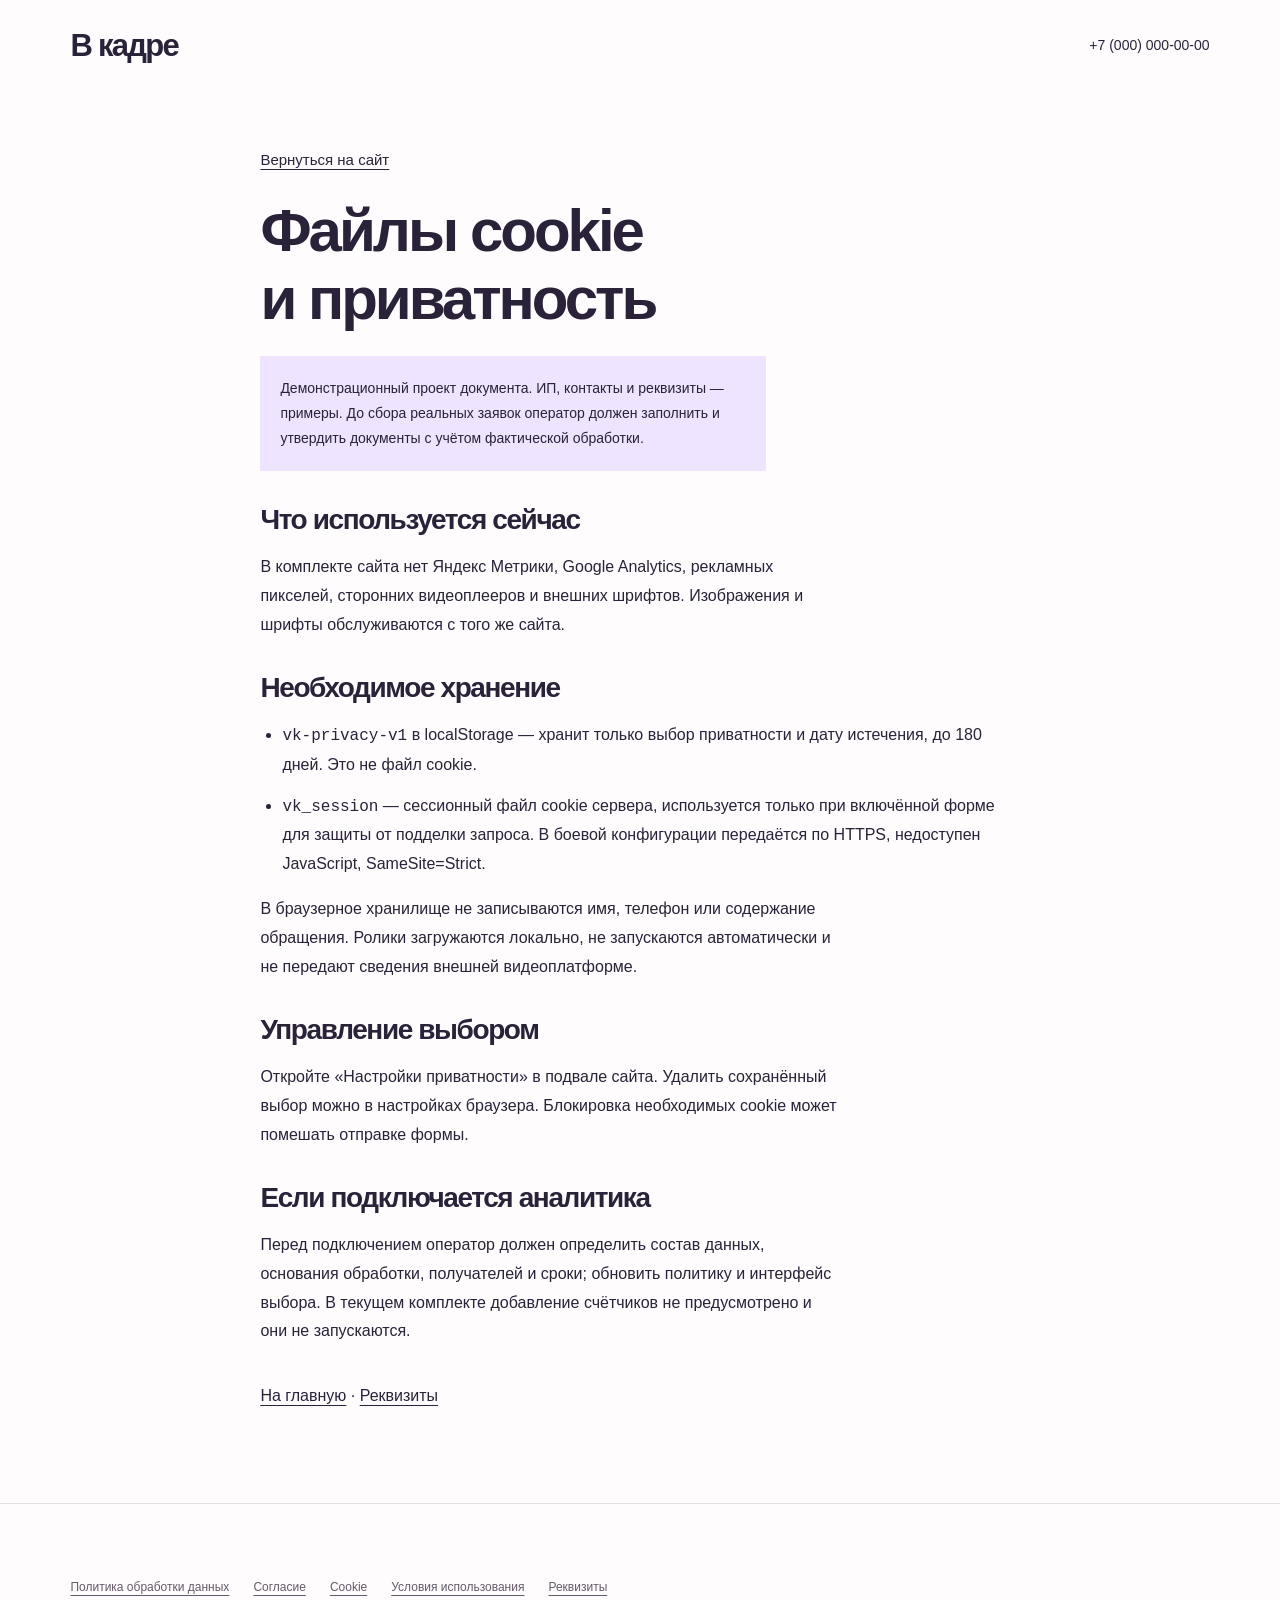
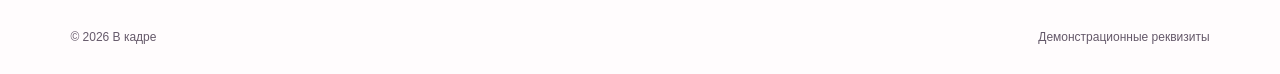
<file: cookies.html>
<!doctype html><html lang="ru"><head><meta charset="utf-8"><meta name="viewport" content="width=device-width,initial-scale=1"><meta name="robots" content="noindex,nofollow"><title>Файлы cookie и приватность — В кадре</title><link rel="icon" href="assets/favicon.svg"><link rel="stylesheet" href="ui-v2.css"><link rel="stylesheet" href="v3.css"><script src="site-config.js" defer></script><script src="app.js" defer></script></head><body><header class="header"><a class="brand" href="./">В кадре</a><a href="./#contacts" class="phone-value header-phone">Телефон школы</a></header><main class="legal-main"><a class="legal-back" href="./">Вернуться на сайт</a><h1>Файлы cookie и приватность</h1><p class="draft-notice">Демонстрационный проект документа. ИП, контакты и реквизиты — примеры. До сбора реальных заявок оператор должен заполнить и утвердить документы с учётом фактической обработки.</p>
<h2>Что используется сейчас</h2><p>В комплекте сайта нет Яндекс Метрики, Google Analytics, рекламных пикселей, сторонних видеоплееров и внешних шрифтов. Изображения и шрифты обслуживаются с того же сайта.</p>
<h2>Необходимое хранение</h2><ul><li><code>vk-privacy-v1</code> в localStorage — хранит только выбор приватности и дату истечения, до 180 дней. Это не файл cookie.</li><li><code>vk_session</code> — сессионный файл cookie сервера, используется только при включённой форме для защиты от подделки запроса. В боевой конфигурации передаётся по HTTPS, недоступен JavaScript, SameSite=Strict.</li></ul>
<p>В браузерное хранилище не записываются имя, телефон или содержание обращения. Ролики загружаются локально, не запускаются автоматически и не передают сведения внешней видеоплатформе.</p>
<h2>Управление выбором</h2><p>Откройте «Настройки приватности» в подвале сайта. Удалить сохранённый выбор можно в настройках браузера. Блокировка необходимых cookie может помешать отправке формы.</p>
<h2>Если подключается аналитика</h2><p>Перед подключением оператор должен определить состав данных, основания обработки, получателей и сроки; обновить политику и интерфейс выбора. В текущем комплекте добавление счётчиков не предусмотрено и они не запускаются.</p><p style="margin-top:36px"><a href="./">На главную</a> · <a href="details.html">Реквизиты</a></p></main><footer class="footer"><div class="footer-links"><a href="privacy.html">Политика обработки данных</a><a href="consent.html">Согласие</a><a href="cookies.html">Cookie</a><a href="terms.html">Условия использования</a><a href="details.html">Реквизиты</a></div><div class="footer-bottom"><span>© 2026 В кадре</span><span>Демонстрационные реквизиты</span></div></footer></body></html>
</file>
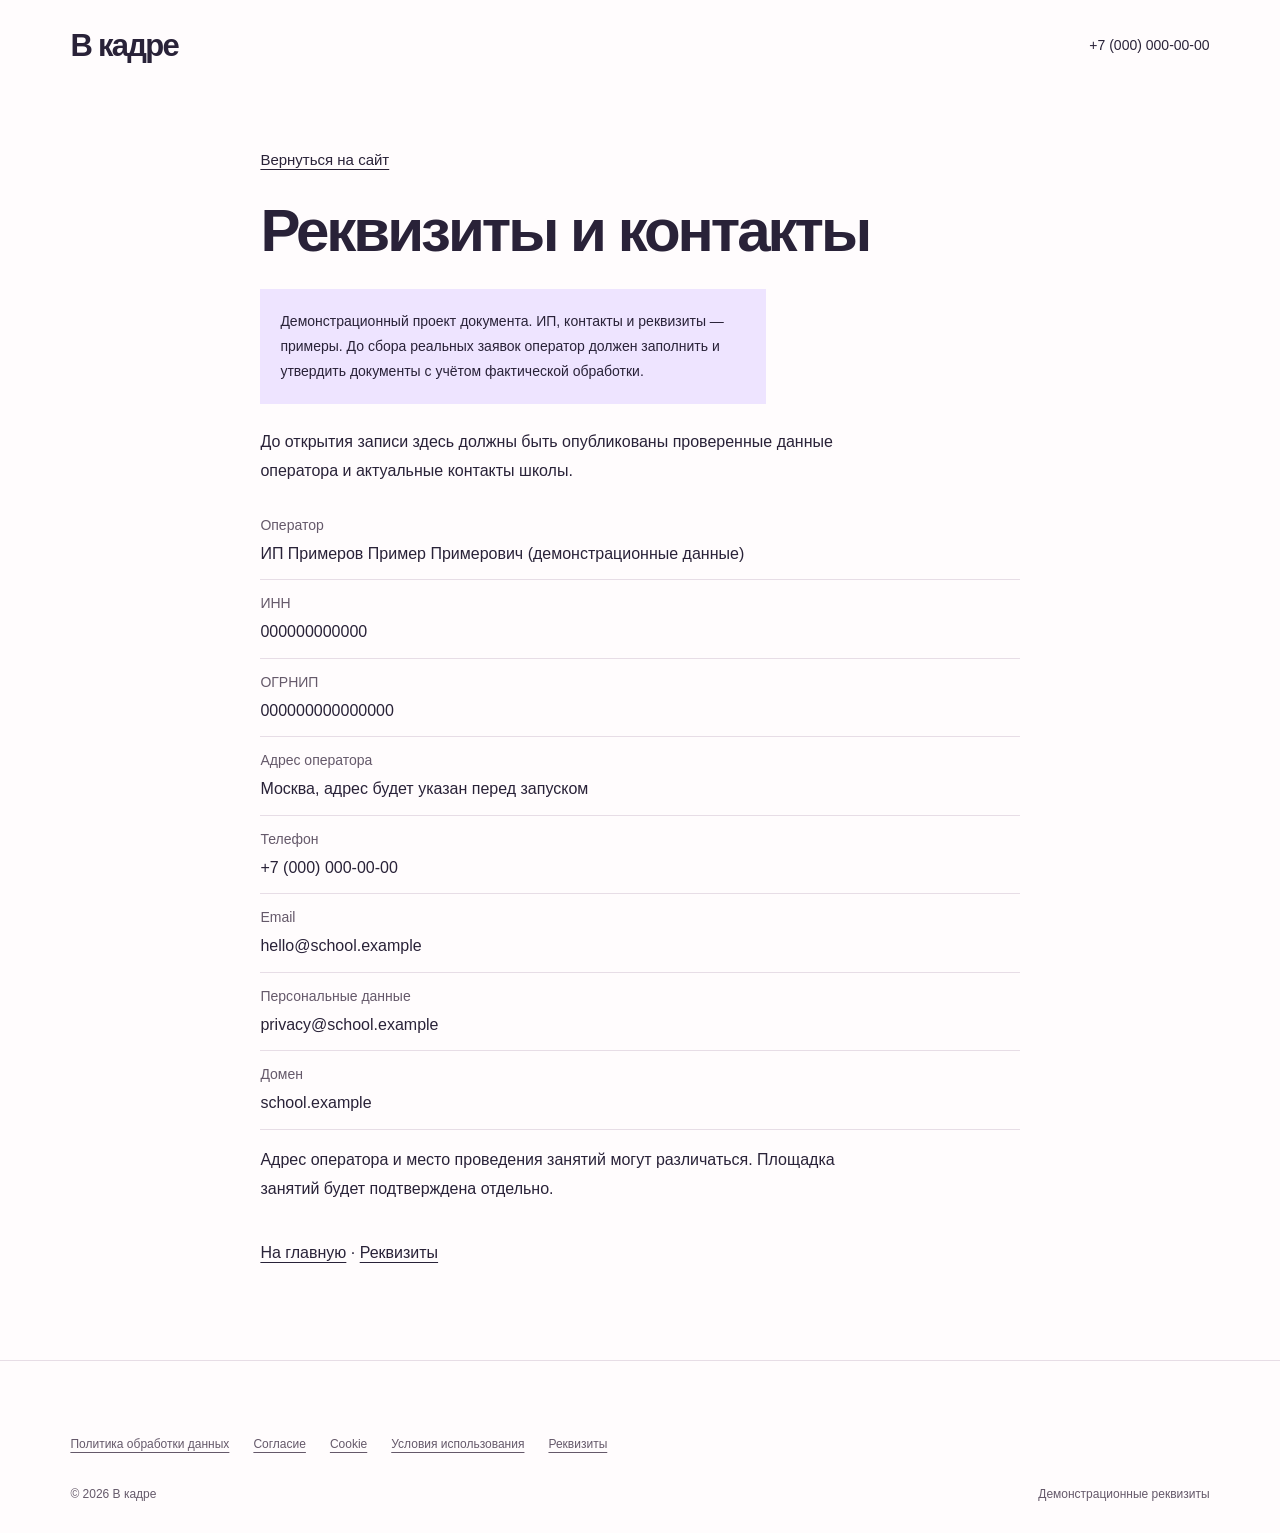
<file: details.html>
<!doctype html><html lang="ru"><head><meta charset="utf-8"><meta name="viewport" content="width=device-width,initial-scale=1"><meta name="robots" content="noindex,nofollow"><title>Реквизиты и контакты — В кадре</title><link rel="icon" href="assets/favicon.svg"><link rel="stylesheet" href="ui-v2.css"><link rel="stylesheet" href="v3.css"><script src="site-config.js" defer></script><script src="app.js" defer></script></head><body><header class="header"><a class="brand" href="./">В кадре</a><a href="./#contacts" class="phone-value header-phone">Телефон школы</a></header><main class="legal-main"><a class="legal-back" href="./">Вернуться на сайт</a><h1>Реквизиты и контакты</h1><p class="draft-notice">Демонстрационный проект документа. ИП, контакты и реквизиты — примеры. До сбора реальных заявок оператор должен заполнить и утвердить документы с учётом фактической обработки.</p>
<p>До открытия записи здесь должны быть опубликованы проверенные данные оператора и актуальные контакты школы.</p>
<dl class="legal-data"><div><dt>Оператор</dt><dd data-legal="name">ИП Примеров Пример Примерович (демонстрационные данные)</dd></div><div><dt>ИНН</dt><dd data-legal="inn">000000000000</dd></div><div><dt>ОГРНИП</dt><dd data-legal="ogrn">000000000000000</dd></div><div><dt>Адрес оператора</dt><dd data-legal="address">Москва, адрес уточняется</dd></div><div><dt>Телефон</dt><dd data-legal="phone">+7 (000) 000-00-00</dd></div><div><dt>Email</dt><dd data-legal="email">hello@school.example</dd></div><div><dt>Персональные данные</dt><dd data-legal="privacyEmail">privacy@school.example</dd></div><div><dt>Домен</dt><dd data-legal="domain">school.example</dd></div></dl>
<p>Адрес оператора и место проведения занятий могут различаться. Площадка занятий будет подтверждена отдельно.</p><p style="margin-top:36px"><a href="./">На главную</a> · <a href="details.html">Реквизиты</a></p></main><footer class="footer"><div class="footer-links"><a href="privacy.html">Политика обработки данных</a><a href="consent.html">Согласие</a><a href="cookies.html">Cookie</a><a href="terms.html">Условия использования</a><a href="details.html">Реквизиты</a></div><div class="footer-bottom"><span>© 2026 В кадре</span><span>Демонстрационные реквизиты</span></div></footer></body></html>
</file>
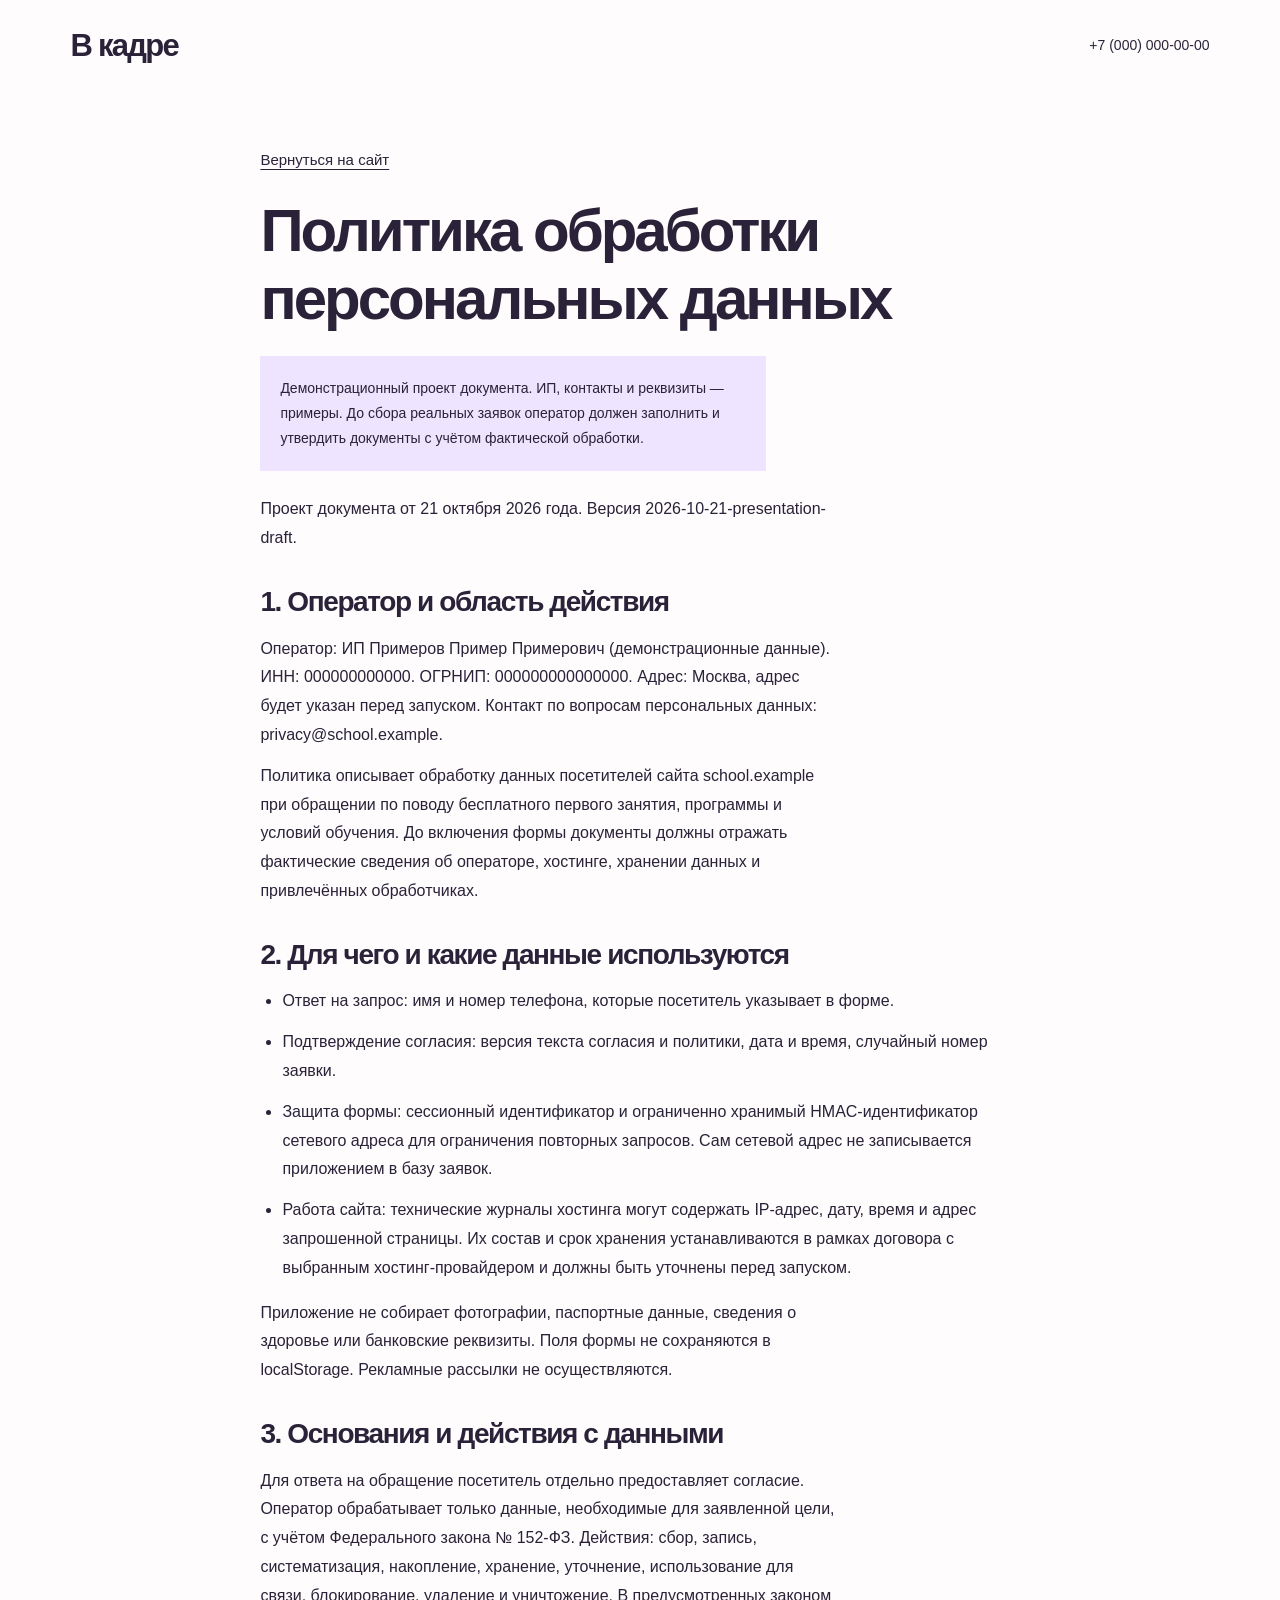
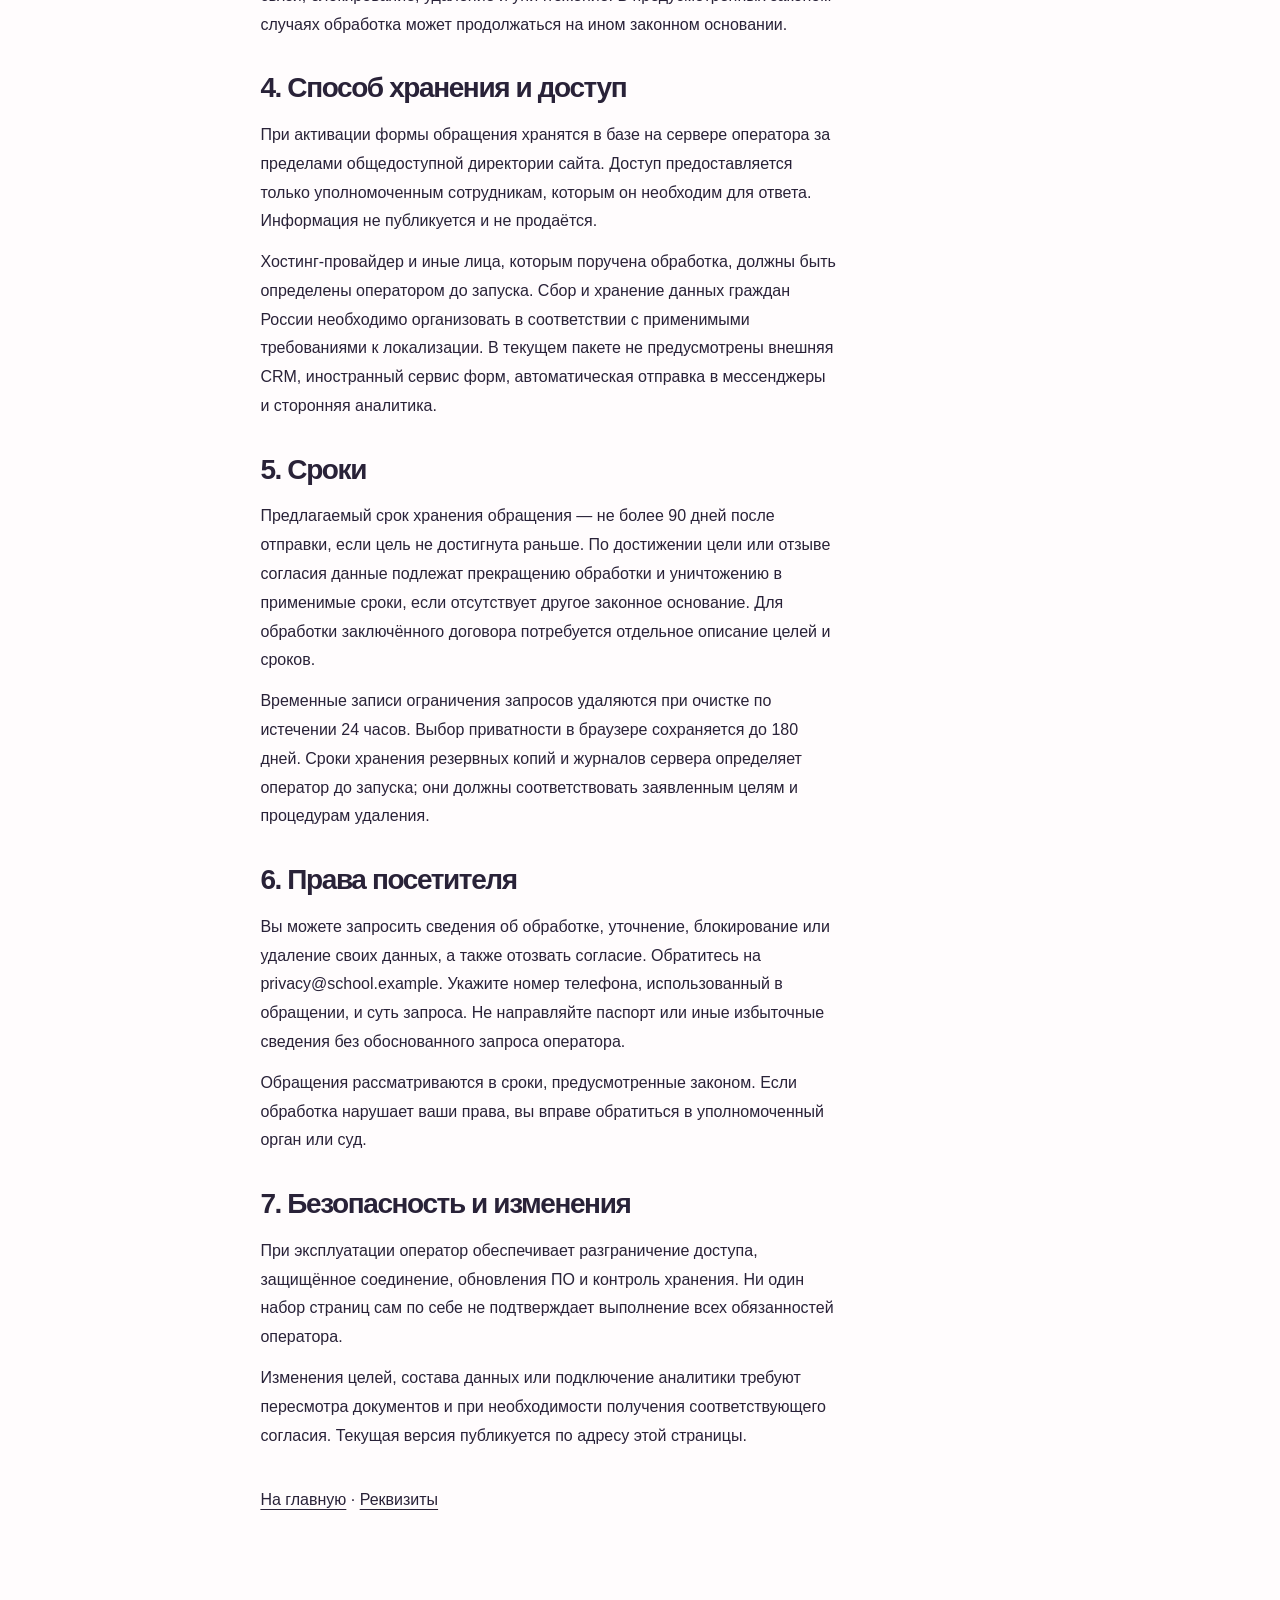
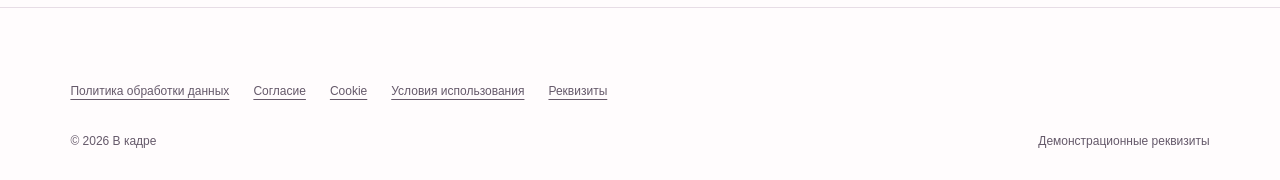
<file: privacy.html>
<!doctype html><html lang="ru"><head><meta charset="utf-8"><meta name="viewport" content="width=device-width,initial-scale=1"><meta name="robots" content="noindex,nofollow"><title>Политика обработки персональных данных — В кадре</title><link rel="icon" href="assets/favicon.svg"><link rel="stylesheet" href="ui-v2.css"><link rel="stylesheet" href="v3.css"><script src="site-config.js" defer></script><script src="app.js" defer></script></head><body><header class="header"><a class="brand" href="./">В кадре</a><a href="./#contacts" class="phone-value header-phone">Телефон школы</a></header><main class="legal-main"><a class="legal-back" href="./">Вернуться на сайт</a><h1>Политика обработки персональных данных</h1><p class="draft-notice">Демонстрационный проект документа. ИП, контакты и реквизиты — примеры. До сбора реальных заявок оператор должен заполнить и утвердить документы с учётом фактической обработки.</p>
<p>Проект документа от 21 октября 2026 года. Версия <span data-legal="version">2026-10-21-presentation-draft</span>.</p>
<h2>1. Оператор и область действия</h2>
<p>Оператор: <span data-legal="name">ИП Примеров Пример Примерович (демонстрационные данные)</span>. ИНН: <span data-legal="inn">000000000000</span>. ОГРНИП: <span data-legal="ogrn">000000000000000</span>. Адрес: <span data-legal="address">уточняется перед запуском</span>. Контакт по вопросам персональных данных: <span data-legal="privacyEmail">privacy@school.example</span>.</p>
<p>Политика описывает обработку данных посетителей сайта <span data-legal="domain">school.example</span> при обращении по поводу бесплатного первого занятия, программы и условий обучения. До включения формы документы должны отражать фактические сведения об операторе, хостинге, хранении данных и привлечённых обработчиках.</p>
<h2>2. Для чего и какие данные используются</h2>
<ul><li>Ответ на запрос: имя и номер телефона, которые посетитель указывает в форме.</li><li>Подтверждение согласия: версия текста согласия и политики, дата и время, случайный номер заявки.</li><li>Защита формы: сессионный идентификатор и ограниченно хранимый HMAC-идентификатор сетевого адреса для ограничения повторных запросов. Сам сетевой адрес не записывается приложением в базу заявок.</li><li>Работа сайта: технические журналы хостинга могут содержать IP-адрес, дату, время и адрес запрошенной страницы. Их состав и срок хранения устанавливаются в рамках договора с выбранным хостинг-провайдером и должны быть уточнены перед запуском.</li></ul>
<p>Приложение не собирает фотографии, паспортные данные, сведения о здоровье или банковские реквизиты. Поля формы не сохраняются в localStorage. Рекламные рассылки не осуществляются.</p>
<h2>3. Основания и действия с данными</h2>
<p>Для ответа на обращение посетитель отдельно предоставляет согласие. Оператор обрабатывает только данные, необходимые для заявленной цели, с учётом Федерального закона № 152-ФЗ. Действия: сбор, запись, систематизация, накопление, хранение, уточнение, использование для связи, блокирование, удаление и уничтожение. В предусмотренных законом случаях обработка может продолжаться на ином законном основании.</p>
<h2>4. Способ хранения и доступ</h2>
<p>При активации формы обращения хранятся в базе на сервере оператора за пределами общедоступной директории сайта. Доступ предоставляется только уполномоченным сотрудникам, которым он необходим для ответа. Информация не публикуется и не продаётся.</p>
<p>Хостинг-провайдер и иные лица, которым поручена обработка, должны быть определены оператором до запуска. Сбор и хранение данных граждан России необходимо организовать в соответствии с применимыми требованиями к локализации. В текущем пакете не предусмотрены внешняя CRM, иностранный сервис форм, автоматическая отправка в мессенджеры и сторонняя аналитика.</p>
<h2>5. Сроки</h2>
<p>Предлагаемый срок хранения обращения — не более 90 дней после отправки, если цель не достигнута раньше. По достижении цели или отзыве согласия данные подлежат прекращению обработки и уничтожению в применимые сроки, если отсутствует другое законное основание. Для обработки заключённого договора потребуется отдельное описание целей и сроков.</p>
<p>Временные записи ограничения запросов удаляются при очистке по истечении 24 часов. Выбор приватности в браузере сохраняется до 180 дней. Сроки хранения резервных копий и журналов сервера определяет оператор до запуска; они должны соответствовать заявленным целям и процедурам удаления.</p>
<h2>6. Права посетителя</h2>
<p>Вы можете запросить сведения об обработке, уточнение, блокирование или удаление своих данных, а также отозвать согласие. Обратитесь на <span data-legal="privacyEmail">privacy@school.example</span>. Укажите номер телефона, использованный в обращении, и суть запроса. Не направляйте паспорт или иные избыточные сведения без обоснованного запроса оператора.</p>
<p>Обращения рассматриваются в сроки, предусмотренные законом. Если обработка нарушает ваши права, вы вправе обратиться в уполномоченный орган или суд.</p>
<h2>7. Безопасность и изменения</h2>
<p>При эксплуатации оператор обеспечивает разграничение доступа, защищённое соединение, обновления ПО и контроль хранения. Ни один набор страниц сам по себе не подтверждает выполнение всех обязанностей оператора.</p>
<p>Изменения целей, состава данных или подключение аналитики требуют пересмотра документов и при необходимости получения соответствующего согласия. Текущая версия публикуется по адресу этой страницы.</p><p style="margin-top:36px"><a href="./">На главную</a> · <a href="details.html">Реквизиты</a></p></main><footer class="footer"><div class="footer-links"><a href="privacy.html">Политика обработки данных</a><a href="consent.html">Согласие</a><a href="cookies.html">Cookie</a><a href="terms.html">Условия использования</a><a href="details.html">Реквизиты</a></div><div class="footer-bottom"><span>© 2026 В кадре</span><span>Демонстрационные реквизиты</span></div></footer></body></html>
</file>
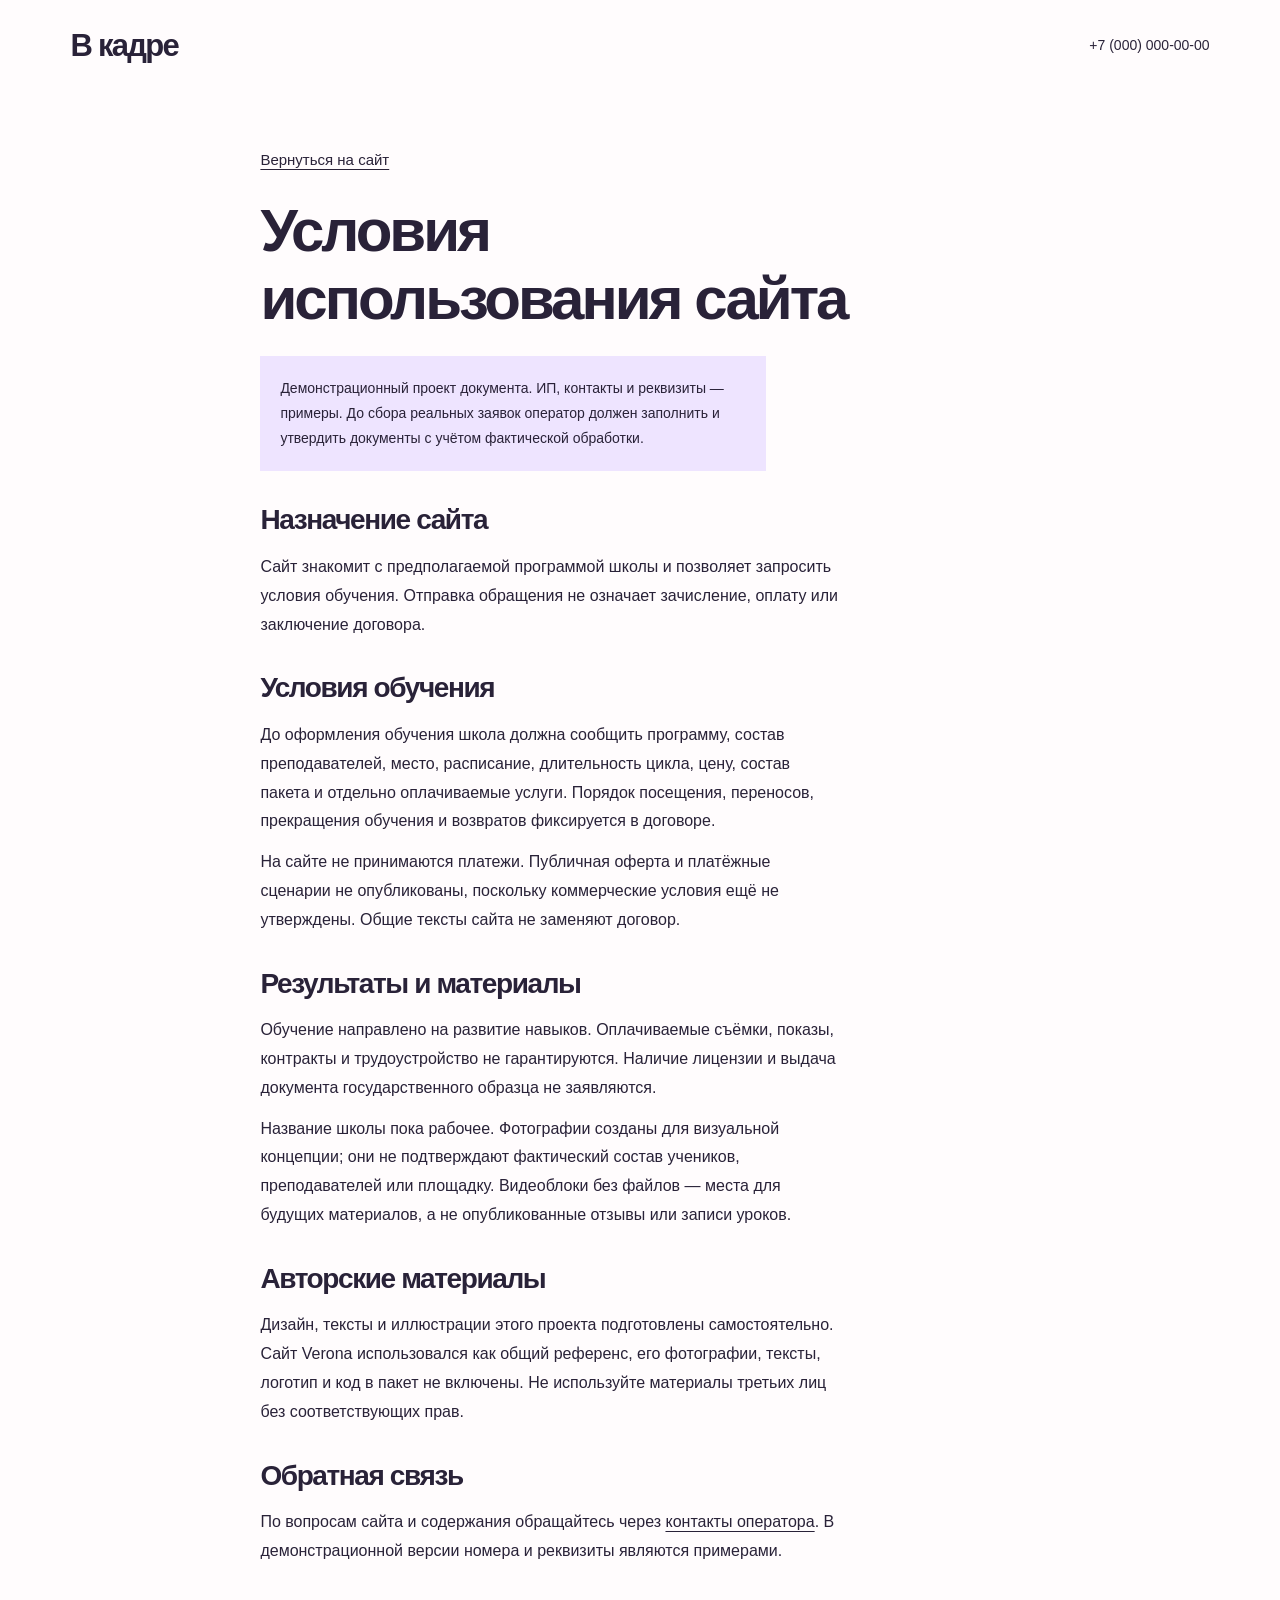
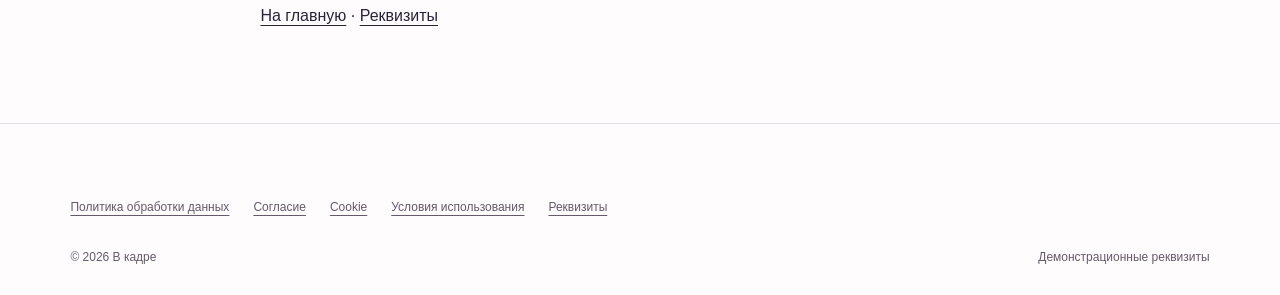
<file: terms.html>
<!doctype html><html lang="ru"><head><meta charset="utf-8"><meta name="viewport" content="width=device-width,initial-scale=1"><meta name="robots" content="noindex,nofollow"><title>Условия использования сайта — В кадре</title><link rel="icon" href="assets/favicon.svg"><link rel="stylesheet" href="ui-v2.css"><link rel="stylesheet" href="v3.css"><script src="site-config.js" defer></script><script src="app.js" defer></script></head><body><header class="header"><a class="brand" href="./">В кадре</a><a href="./#contacts" class="phone-value header-phone">Телефон школы</a></header><main class="legal-main"><a class="legal-back" href="./">Вернуться на сайт</a><h1>Условия использования сайта</h1><p class="draft-notice">Демонстрационный проект документа. ИП, контакты и реквизиты — примеры. До сбора реальных заявок оператор должен заполнить и утвердить документы с учётом фактической обработки.</p>
<h2>Назначение сайта</h2><p>Сайт знакомит с предполагаемой программой школы и позволяет запросить условия обучения. Отправка обращения не означает зачисление, оплату или заключение договора.</p>
<h2>Условия обучения</h2><p>До оформления обучения школа должна сообщить программу, состав преподавателей, место, расписание, длительность цикла, цену, состав пакета и отдельно оплачиваемые услуги. Порядок посещения, переносов, прекращения обучения и возвратов фиксируется в договоре.</p>
<p>На сайте не принимаются платежи. Публичная оферта и платёжные сценарии не опубликованы, поскольку коммерческие условия ещё не утверждены. Общие тексты сайта не заменяют договор.</p>
<h2>Результаты и материалы</h2><p>Обучение направлено на развитие навыков. Оплачиваемые съёмки, показы, контракты и трудоустройство не гарантируются. Наличие лицензии и выдача документа государственного образца не заявляются.</p>
<p>Название школы пока рабочее. Фотографии созданы для визуальной концепции; они не подтверждают фактический состав учеников, преподавателей или площадку. Видеоблоки без файлов — места для будущих материалов, а не опубликованные отзывы или записи уроков.</p>
<h2>Авторские материалы</h2><p>Дизайн, тексты и иллюстрации этого проекта подготовлены самостоятельно. Сайт Verona использовался как общий референс, его фотографии, тексты, логотип и код в пакет не включены. Не используйте материалы третьих лиц без соответствующих прав.</p>
<h2>Обратная связь</h2><p>По вопросам сайта и содержания обращайтесь через <a href="details.html">контакты оператора</a>. В демонстрационной версии номера и реквизиты являются примерами.</p><p style="margin-top:36px"><a href="./">На главную</a> · <a href="details.html">Реквизиты</a></p></main><footer class="footer"><div class="footer-links"><a href="privacy.html">Политика обработки данных</a><a href="consent.html">Согласие</a><a href="cookies.html">Cookie</a><a href="terms.html">Условия использования</a><a href="details.html">Реквизиты</a></div><div class="footer-bottom"><span>© 2026 В кадре</span><span>Демонстрационные реквизиты</span></div></footer></body></html>
</file>
<file: ui-v2.css>
/* Primitives, semantic roles, component roles. */
:root{--pearl:#f8f9fc;--lavender:#eeeefa;--indigo:#4239ad;--indigo-deep:#30277f;--slate:#22253b;--slate-muted:#595d72;--cloud:#dcdfea;--white:#fff;--error:#a02337;--success:#256143;--color-background:var(--pearl);--color-surface:var(--white);--color-accent:var(--indigo);--color-text:var(--slate);--color-muted:var(--slate-muted);--color-border:var(--cloud);--button-bg:var(--color-accent);--button-fg:var(--white);--button-hover:var(--indigo-deep);--input-border:var(--color-border);--font:'Helvetica Neue',Arial,sans-serif;--gutter:clamp(24px,5.5vw,88px);--section-space:clamp(56px,7vw,104px);--space-1:8px;--space-2:16px;--space-3:24px;--space-4:32px;--space-6:48px;--radius:10px}
*{box-sizing:border-box}html{scroll-behavior:smooth;scroll-padding-top:32px}body{margin:0;background:var(--color-background);color:var(--color-text);font:16px/1.65 var(--font);-webkit-font-smoothing:antialiased}h1,h2,h3,p,figure{margin:0}h1,h2,h3{font-weight:500}h1,h2{letter-spacing:-.045em;line-height:1.06;text-wrap:balance}h1{font-size:clamp(52px,6.1vw,92px)}h2{font-size:clamp(34px,4vw,60px)}h3{font-size:22px;line-height:1.3}p{max-width:65ch}a{color:inherit;text-underline-offset:4px}button,input{font:inherit}a,button{touch-action:manipulation}button,summary{cursor:pointer}button,a,input,summary{-webkit-tap-highlight-color:transparent}button:focus-visible,a:focus-visible,input:focus-visible,summary:focus-visible,video:focus-visible{outline:3px solid var(--indigo);outline-offset:5px}button:disabled{opacity:.6;cursor:wait}[hidden]{display:none!important}img{display:block;width:100%;height:auto}button{color:inherit}a:hover{text-decoration-thickness:2px}.section{padding:var(--section-space) var(--gutter)}.lead{font-size:clamp(20px,1.9vw,26px);line-height:1.45;letter-spacing:-.02em}.small-note{font-size:13px;color:var(--color-muted)}.skip-link{position:fixed;top:12px;left:12px;z-index:1000;background:var(--button-bg);color:var(--button-fg);padding:12px;transform:translateY(-170%)}.skip-link:focus{transform:none}
.header{display:flex;align-items:center;justify-content:space-between;gap:24px;padding:24px var(--gutter)}.brand{font-size:28px;letter-spacing:-.055em;line-height:1;font-weight:600;text-decoration:none;white-space:nowrap}.brand span{display:block;font-size:11px;letter-spacing:0;font-weight:400;line-height:1.4;margin-top:7px;color:var(--color-muted)}.desktop-nav{display:flex;gap:26px}.desktop-nav a{font-size:14px;text-decoration:none;padding:10px 0}.desktop-nav a:hover{color:var(--color-accent)}.header-phone{font-size:14px;text-decoration:none;padding:12px 0}.menu-toggle{display:none;background:none;border:0;min-height:44px;padding:8px}.mobile-menu{padding:0 var(--gutter) 20px;border-bottom:1px solid var(--color-border)}.mobile-menu a{display:block;padding:12px 0;text-decoration:none}
.button{display:inline-flex;align-items:center;justify-content:center;min-height:54px;padding:15px 27px;border:1px solid transparent;border-radius:var(--radius);text-decoration:none;font-size:16px;font-weight:500;line-height:1.4;max-width:100%;transition:background .18s,color .18s}.button-dark{background:var(--button-bg);color:var(--button-fg)}.button-dark:hover{background:var(--button-hover)}.hero{padding:28px var(--gutter) 56px;display:grid;grid-template-columns:1fr 1.08fr;gap:32px;align-items:center}.hero-copy{padding:28px 0 32px;min-width:0}.location{color:var(--color-muted);font-size:14px;margin-bottom:26px}.hero-description{font-size:18px;max-width:38ch;line-height:1.65;margin-top:24px;color:var(--color-muted)}.hero-copy .button{margin-top:30px}.hero-schedule{font-size:14px;color:var(--color-muted);margin-top:14px}.hero-visual{position:relative;min-width:0;height:580px;border-radius:80px 12px 12px 12px;overflow:hidden}.hero-image{height:100%;object-fit:cover;object-position:70% center}.hero-visual figcaption{position:absolute;bottom:0;left:0;right:0;padding:34px 18px 13px;background:linear-gradient(transparent,#151515b8);color:var(--white);font-size:12px;line-height:1.5}
.freedom{background:var(--lavender);display:grid;grid-template-columns:1fr 1.08fr;gap:32px}.freedom-copy>p+p{margin-top:20px}.freedom-copy>p:not(.lead){color:var(--color-muted)}.native-benefit{padding-left:22px;border-left:2px solid var(--color-accent)}.section-top{display:flex;align-items:flex-end;justify-content:space-between;gap:32px}.section-aside{color:var(--color-muted);font-size:14px;line-height:1.6}.program-layout{display:grid;grid-template-columns:1fr 1.08fr;gap:64px;margin-top:48px}.program-summary>p+p{margin-top:20px}.program-summary>p:not(.lead){color:var(--color-muted)}.program-summary .small-note{max-width:38ch;margin-top:28px}.program-list details{border-bottom:1px solid var(--color-border)}.program-list details:first-child{border-top:1px solid var(--color-border)}summary{list-style:none;display:flex;justify-content:space-between;align-items:center;gap:16px;min-height:64px;padding:12px 0}summary::-webkit-details-marker{display:none}summary span{font-size:26px;font-weight:300;flex-shrink:0;transition:transform .18s}details[open]>summary span{transform:rotate(45deg)}.program-list summary{font-size:23px;letter-spacing:-.02em}.program-list details>div{padding:0 32px 24px 0;color:var(--color-muted)}.video-heading{margin-top:64px;display:flex;justify-content:space-between;align-items:baseline;gap:24px}.video-heading p{font-size:14px;color:var(--color-muted)}.video-grid{display:grid;grid-template-columns:1.8fr 1fr 1fr;gap:20px;margin-top:24px;align-items:start}.video-frame{position:relative;overflow:hidden;aspect-ratio:16/10;background:var(--lavender);border-radius:var(--radius);border:1px solid var(--color-border)}.video-portrait .video-frame{aspect-ratio:9/16}.video-frame video,.video-frame img{width:100%;height:100%;object-fit:cover}.video-placeholder{display:flex;flex-direction:column;align-items:center;justify-content:center;gap:14px;color:var(--color-muted);width:100%;height:100%;padding:18px;text-align:center}.video-placeholder svg{width:36px;height:36px;stroke:var(--color-accent);fill:none;stroke-width:1.4}.video-pending{font-size:13px;line-height:1.5}.video-item h3{font-size:15px;margin-top:12px}.practice{padding-block:56px;display:grid;grid-template-columns:1fr 1.08fr;gap:32px;border-block:1px solid var(--color-border)}.practice h2{font-size:clamp(32px,3.1vw,46px)}.practice-text{max-width:48ch}.team-placeholder{margin-top:20px;color:var(--color-muted);font-size:14px}.teacher{margin-top:24px;padding-top:16px;border-top:1px solid var(--color-border)}.teacher h3{font-size:20px}.teacher p{font-size:15px;color:var(--color-muted)}
.format{display:grid;grid-template-columns:1fr 1.08fr;gap:32px;background:var(--lavender)}.format-facts{display:flex;gap:48px;margin-top:40px}.format-facts p{display:flex;align-items:center;gap:12px}.format-facts strong{font-size:76px;line-height:1;font-weight:400;letter-spacing:-.06em;color:var(--color-accent)}.format-facts span{font-size:14px;line-height:1.5}.format-copy>p+p{margin-top:18px}.format-copy>p:not(.lead),.conditions-content>p:not(.price){color:var(--color-muted)}.conditions-content{padding-top:28px;margin-top:28px;border-top:1px solid var(--color-border)}.price{font-size:23px;letter-spacing:-.02em;margin-bottom:12px}.enquiry{display:grid;grid-template-columns:1fr 1fr;gap:80px}.enquiry-copy>.lead{margin-top:24px;font-size:20px}.faq-list{margin-top:32px;max-width:500px}.faq-list details{border-bottom:1px solid var(--color-border)}.faq-list summary{font-size:15px;min-height:58px}.faq-list p{font-size:15px;color:var(--color-muted);padding:0 20px 20px 0}.lead-form{max-width:510px;width:100%;align-self:start;background:var(--color-surface);padding:32px;border:1px solid var(--color-border);border-radius:16px}.form-preview-note{font-size:13px;line-height:1.55;margin-bottom:24px;color:var(--color-muted)}.lead-form>label:not(.consent-control){display:block;font-size:14px;margin-bottom:8px}.lead-form>input{width:100%;min-height:52px;border:1px solid var(--input-border);border-radius:8px;background:var(--color-background);padding:12px 14px;color:var(--color-text);font-size:16px;margin-bottom:22px}.lead-form>input::placeholder{color:var(--color-muted)}.lead-form>input[aria-invalid=true]{border-color:var(--error)}.consent-control{display:flex;align-items:flex-start;gap:8px;font-size:13px;line-height:1.6;min-height:44px;padding:6px 0}.consent-control input{flex-shrink:0;width:24px;height:24px;accent-color:var(--color-accent);margin:0 4px 0 0}.consent-control span{padding-top:1px}.privacy-hint{font-size:12px;color:var(--color-muted);margin:16px 0 24px}.lead-form>.button{width:100%}.field-error{color:var(--error);font-size:13px;margin:-14px 0 20px}.consent-control+.field-error{margin:8px 0}.form-status{font-size:14px;margin-top:16px;white-space:pre-line}.form-status[data-state=error]{color:var(--error)}.form-status[data-state=success]{color:var(--success)}.honeypot{position:absolute!important;left:-10000px!important;width:1px;height:1px;overflow:hidden}
.footer{padding:40px var(--gutter) 28px;border-top:1px solid var(--color-border)}.footer-contact{display:flex;align-items:center;flex-wrap:wrap;gap:20px 40px;margin-bottom:36px}.footer-contact>a{font-size:21px;text-decoration:none}.footer-contact>p{font-size:14px;color:var(--color-muted)}.footer-top{display:grid;grid-template-columns:1fr 1fr 1.3fr;gap:32px}.footer-top>p{font-size:13px;color:var(--color-muted)}.footer-links{display:flex;flex-wrap:wrap;gap:12px 24px;margin-top:28px}.footer-links a,.footer-links button{font-size:12px;min-height:32px;display:inline-flex;align-items:center;color:var(--color-muted);background:none;border:0;padding:0;text-align:left;text-decoration:underline}.footer-bottom{display:flex;justify-content:space-between;gap:24px;margin-top:24px;font-size:12px;color:var(--color-muted)}.mobile-action{display:none}.privacy-banner{position:fixed;bottom:20px;left:20px;z-index:100;background:var(--white);border:1px solid var(--color-border);padding:24px;max-width:380px;width:calc(100% - 40px);box-shadow:0 8px 30px #22253b18;border-radius:var(--radius)}.privacy-banner>span{display:block;font-size:14px;color:var(--color-muted);margin-top:8px}.privacy-banner>div{display:flex;gap:24px;margin-top:16px}.privacy-confirm,.privacy-settings{border:0;min-height:44px;padding:10px 16px;font-size:14px;border-radius:8px}.privacy-confirm{background:var(--button-bg);color:var(--button-fg)}.privacy-settings{background:transparent;color:var(--color-accent)}dialog{background:var(--color-background);color:var(--color-text);border:1px solid var(--color-border);border-radius:16px;width:min(540px,calc(100% - 32px));max-height:85svh;overflow:auto;padding:32px}dialog::backdrop{background:#22253b88}.dialog-top{display:flex;align-items:center;justify-content:space-between;gap:20px;margin-bottom:24px}.dialog-top h2{font-size:36px}.dialog-top button{border:0;background:none;font-size:30px;min-width:44px;min-height:44px}dialog p{font-size:15px;margin-bottom:20px}.privacy-detail{padding:18px 0;border-block:1px solid var(--color-border);margin-bottom:20px}.privacy-detail p{margin:8px 0 0}.legal-main{max-width:900px;margin:auto;padding:56px var(--gutter) 80px}.legal-main h1{font-size:clamp(36px,5vw,60px);line-height:1.12;overflow-wrap:anywhere;margin:24px 0}.legal-main h2{font-size:28px;line-height:1.2;margin:32px 0 16px}.legal-main h3{font-size:20px;margin:24px 0 12px}.legal-main p,.legal-main li{font-size:16px;line-height:1.8;margin-bottom:12px}.legal-main ul{padding-left:22px}.legal-back{font-size:15px}.draft-notice{padding:20px;background:var(--lavender);font-size:14px!important;margin:24px 0!important}.legal-data{overflow-wrap:anywhere}.legal-data div{padding:12px 0;border-bottom:1px solid var(--color-border)}.legal-data dt{font-size:14px;color:var(--color-muted)}.legal-data dd{margin:4px 0 0;font-size:16px}
@media(min-width:1700px){body{max-width:1800px;margin:0 auto}.hero-visual{height:650px}}
@media(max-width:1100px){.hero{gap:24px}.hero-visual{height:520px}.desktop-nav{gap:16px}.hero-description{font-size:17px}.enquiry{gap:40px}.format-facts{gap:28px}.program-layout{gap:40px}.section-aside{max-width:27ch}}
@media(max-width:800px){.header{padding-block:20px}.header-phone{display:none}.hero{padding-top:16px;gap:24px}.hero-visual{height:460px;border-top-left-radius:48px}.hero h1{font-size:52px}.hero-description{font-size:16px}.hero-copy .button{font-size:15px;padding-inline:20px}.hero-schedule{font-size:13px}.program-layout{gap:28px}.section-aside{display:none}.lead{font-size:22px}.enquiry{gap:28px}.lead-form{padding:24px}.format-facts{gap:24px}.format-facts strong{font-size:64px}.format-facts span{font-size:13px}.format-facts p{gap:10px}.video-grid{gap:16px}.video-item h3{font-size:14px}.video-placeholder{padding:12px}.video-pending{font-size:12px}.footer-top{grid-template-columns:1fr 1fr}.footer-top .operator-label{grid-column:1/-1}}
@media(max-width:620px){html{scroll-padding-top:20px}body{padding-bottom:82px}.header{padding-block:18px}.brand{font-size:27px}.brand span{font-size:10px}.desktop-nav{display:none}.menu-toggle{display:inline-flex;align-items:center;gap:12px;font-size:14px}.hero{display:flex;flex-direction:column;padding-top:8px;padding-bottom:40px;gap:24px}.hero-copy{width:100%;padding:12px 0 0}.location{font-size:13px;margin-bottom:20px}.hero h1{font-size:clamp(43px,11.8vw,66px);line-height:1.06}.hero-description{font-size:17px;margin-top:22px;max-width:36ch}.hero-copy .button{margin-top:24px;min-height:54px;font-size:16px;padding-inline:26px}.hero-schedule{font-size:14px;margin-top:13px}.hero-visual{width:100%;height:390px;max-height:105vw;border-top-left-radius:60px}.hero-visual figcaption{font-size:12px}.freedom,.program-layout,.practice,.format,.enquiry{grid-template-columns:1fr;gap:28px}.section{padding-block:56px}h2{font-size:clamp(33px,8.7vw,47px)}.freedom-copy>p:not(.lead){font-size:16px}.lead{font-size:22px}.program-layout{margin-top:28px}.program-summary .small-note{margin-top:18px}.program-list summary{font-size:22px;min-height:64px}.program-list details>div{font-size:16px}.video-heading{display:block;margin-top:40px}.video-heading h3{font-size:23px}.video-heading p{font-size:14px;margin-top:8px}.video-grid{grid-template-columns:1fr 1fr;gap:24px 16px;margin-top:20px}.video-wide{grid-column:1/-1}.video-wide .video-frame{aspect-ratio:16/9}.video-portrait .video-frame{aspect-ratio:9/13}.video-placeholder svg{width:32px;height:32px}.video-pending{font-size:13px}.video-item h3{font-size:14px}.practice{padding-block:40px;gap:20px}.practice h2{font-size:36px}.practice-text{font-size:16px}.format-facts{gap:36px;margin-top:26px}.format-facts strong{font-size:72px}.format-facts span{font-size:14px}.format-copy>.lead{font-size:23px}.conditions-content{margin-top:24px;padding-top:24px}.enquiry{gap:32px}.enquiry-copy>.lead{font-size:20px;margin-top:20px}.faq-list{margin-top:24px}.faq-list summary{font-size:15px}.lead-form{max-width:none;padding:24px 20px}.consent-control{font-size:13px}.footer{padding-top:32px}.footer-contact{display:grid;gap:16px;margin-bottom:28px}.footer-contact>a{font-size:22px}.footer-top{gap:22px}.footer-links{display:grid;gap:8px}.footer-links a,.footer-links button{min-height:44px;font-size:13px}.footer-bottom{flex-direction:column;gap:10px}.mobile-action{position:fixed;bottom:0;left:0;right:0;z-index:45;display:flex;align-items:center;justify-content:space-between;gap:12px;background:var(--pearl);border-top:1px solid var(--color-border);padding:12px 20px max(12px,env(safe-area-inset-bottom));min-height:78px}.mobile-action .button{font-size:14px;min-height:48px;padding:12px 18px}.mobile-call{font-size:12px;max-width:43%;display:flex;align-items:center;min-height:44px;text-decoration:none;overflow-wrap:anywhere}.privacy-banner{bottom:92px;left:12px;width:calc(100% - 24px)}.legal-main{padding-block:36px 60px}.legal-main h1{font-size:36px}.legal-main h2{font-size:27px}dialog{padding:24px}.dialog-top h2{font-size:32px}}
@media(max-width:360px){.hero h1{font-size:40px}.hero-description{font-size:16px}.mobile-action{padding-inline:14px;gap:8px}.mobile-action .button{font-size:13px;padding-inline:12px}.mobile-call{font-size:11px}.format-facts{gap:24px}.format-facts strong{font-size:64px}.format-facts span{font-size:13px}.program-list summary{font-size:20px}}
input,summary,button,a{scroll-margin-block:24px}
@media(max-width:620px){html{scroll-padding-bottom:110px}}
@media(prefers-reduced-motion:reduce){html{scroll-behavior:auto}*,*::before,*::after{transition:none!important;animation:none!important}}
</file>
<file: v3.css>
:root{--pearl:#fffcfd;--lavender:#eee4ff;--indigo:#b90b59;--indigo-deep:#920644;--slate:#292238;--slate-muted:#65596a;--cloud:#e7dde6;--raspberry-soft:#ffe6ef;--butter:#fff0ae;--aubergine:#35213f;--section-space:clamp(56px,6vw,88px);--radius:14px}
h1,h2{font-weight:600;letter-spacing:-.05em}h1{font-size:clamp(52px,6.6vw,100px)}h2{font-size:clamp(36px,4.1vw,64px)}.header{padding-block:22px}.header .brand{font-size:31px}.hero{position:relative;background:var(--raspberry-soft);padding-top:40px;padding-bottom:44px;gap:40px;grid-template-columns:1.1fr 1fr}.hero-copy{padding-block:24px}.hero .location{font-size:14px;margin-bottom:24px;max-width:35ch;line-height:1.5;color:var(--slate)}.hero-description{color:var(--slate);font-size:20px;max-width:36ch;line-height:1.55}.hero-copy .button{min-height:58px;padding-inline:30px;font-size:17px;margin-top:30px}.hero-schedule{font-size:13px;max-width:36ch;color:var(--slate-muted);line-height:1.6}.hero-visual{height:560px;border-radius:150px 22px 22px 22px;overflow:visible;isolation:isolate}.hero-image{border-radius:inherit;object-position:50% center;overflow:hidden}.hero-visual figcaption{border-radius:0 0 22px 22px;padding-top:38px;font-size:11px}.hero-sticker{position:absolute;top:30px;right:-14px;width:104px;height:104px;display:flex;align-items:center;justify-content:center;line-height:1.25;text-align:center;background:var(--butter);color:var(--slate);font-size:17px;font-weight:600;border-radius:50%;transform:rotate(9deg);box-shadow:0 5px 0 #2922380c}.intro-strip{display:flex;align-items:center;justify-content:center;flex-wrap:wrap;gap:16px 42px;padding:21px var(--gutter);background:var(--aubergine);color:var(--white);font-size:15px}.audience .section-aside{font-size:17px}.audience-tabs{display:flex;flex-wrap:wrap;gap:12px;margin-top:36px}.audience-tabs button{border:1px solid var(--color-border);border-radius:999px;background:var(--white);color:var(--slate);min-height:48px;min-width:90px;padding:11px 22px;font-size:16px;transition:background .18s,color .18s}.audience-tabs button[aria-selected=true]{background:var(--aubergine);color:var(--white);border-color:var(--aubergine)}.audience-tabs button:hover:not([aria-selected=true]){background:var(--raspberry-soft)}.audience-panel{display:grid;grid-template-columns:1.3fr 1fr;gap:64px;margin-top:24px;padding:38px 40px;background:var(--lavender);border-radius:22px;align-items:center;min-height:310px}.audience-kicker{font-size:14px;color:var(--color-muted);margin-bottom:14px}.audience-panel h3{font-size:clamp(26px,2.5vw,38px);line-height:1.15;letter-spacing:-.035em;text-wrap:balance;max-width:26ch}.audience-panel #age-copy{margin-top:18px;max-width:55ch;color:var(--color-muted)}.text-link{display:inline-block;margin-top:20px;font-size:15px;font-weight:500}.audience-panel ul{padding:0;list-style:none;margin:0;display:grid;gap:22px;font-size:18px;line-height:1.45}.audience-panel li{border-bottom:1px solid #cfc2df;padding-bottom:18px}.audience-panel li:last-child{border-bottom:0;padding-bottom:0}.audience>.small-note{margin-top:16px;font-size:13px}.section-label{font-size:14px;font-weight:500;color:var(--color-accent);margin-bottom:18px}.trial{display:grid;grid-template-columns:1.1fr 1fr;gap:64px;background:var(--raspberry-soft);align-items:start}.trial .lead{margin-top:24px;max-width:32ch}.trial .button{margin-top:28px}.trial-price{display:flex;align-items:center;gap:22px;border-bottom:1px solid #dcbcc9;padding-bottom:24px;margin-bottom:24px}.trial-price strong{font-size:80px;letter-spacing:-.065em;font-weight:500;line-height:1}.trial-price span{font-size:15px;color:var(--color-muted);line-height:1.5}.trial-plan ol{list-style:none;margin:0;padding:0;counter-reset:trial}.trial-plan li{counter-increment:trial;position:relative;padding-left:44px;margin-top:24px}.trial-plan li::before{content:counter(trial);position:absolute;left:0;top:1px;width:27px;height:27px;border-radius:50%;display:grid;place-items:center;background:var(--white);font-size:14px;color:var(--color-accent)}.trial-plan h3{font-size:20px}.trial-plan li p{font-size:15px;color:var(--color-muted);margin-top:6px}.program-list summary{font-size:23px}.program-summary .lead{font-size:25px}.video-frame{background:var(--lavender);border:0}.video-portrait:last-child .video-frame{background:var(--raspberry-soft)}.video-wide .video-frame{background:var(--butter)}.video-placeholder svg{stroke:var(--aubergine)}.video-placeholder{color:var(--slate)}.teachers{background:var(--lavender)}.teacher-notice{margin-top:22px;font-size:14px;color:var(--color-muted);max-width:85ch}.teacher-grid{display:grid;grid-template-columns:repeat(3,minmax(0,1fr));gap:28px;margin-top:32px}.teacher-card{min-width:0}.teacher-portrait{position:relative;height:260px;display:flex;align-items:center;justify-content:center;border-radius:18px;overflow:hidden;color:#665774}.teacher-movement{background:#d9c7ef}.teacher-camera{background:#f3cbda}.teacher-acting{background:#eee0b4}.teacher-portrait svg{width:150px;height:170px;stroke:currentColor;fill:none;stroke-width:2}.teacher-portrait span{position:absolute;bottom:16px;font-size:13px}.teacher-role{font-size:13px;color:var(--color-accent);margin:20px 0 8px}.teacher-card h3{font-size:22px;line-height:1.25;letter-spacing:-.02em}.teacher-card>p:last-child{font-size:15px;color:var(--color-muted);margin-top:12px}.teacher-card img{height:100%;object-fit:cover}.pricing{display:grid;grid-template-columns:1.1fr 1fr;gap:64px;align-items:start}.pricing .lead{max-width:30ch;margin-top:24px}.pricing-explainer{font-size:15px;color:var(--color-muted);max-width:43ch;margin-top:30px}.format-facts strong{color:var(--color-accent)}.price-options{display:grid;gap:16px;min-width:0}.trial-mini{padding:22px 28px;display:flex;justify-content:space-between;gap:20px;align-items:center;background:var(--butter);border-radius:16px}.trial-mini h3{font-size:20px}.trial-mini p{font-size:13px;margin-top:4px}.trial-mini strong{font-size:38px;white-space:nowrap;letter-spacing:-.05em;font-weight:500}.paid-plan{background:var(--aubergine);color:var(--white);padding:32px;border-radius:18px}.plan-label{color:#e8c8f2;font-size:13px;margin-bottom:12px}.paid-plan h3{font-size:25px;line-height:1.25;max-width:20ch}.paid-plan .price{font-size:clamp(37px,3.5vw,52px);letter-spacing:-.05em;font-weight:500;line-height:1.15;margin-top:24px}.paid-plan .price span{display:block;font-size:15px;font-weight:400;letter-spacing:0;margin-top:8px;color:#e5d6ec}.paid-plan ul{padding-left:19px;margin:24px 0;display:grid;gap:10px;font-size:15px}.paid-plan .price-scope{font-size:13px;color:#e5d6ec;margin-bottom:24px}.paid-plan .button{width:100%;background:var(--white);color:var(--aubergine);font-size:15px}.paid-plan .button:hover{background:var(--raspberry-soft)}.paid-plan .price-draft{font-size:12px;color:#e5d6ec;margin-top:16px}.questions{display:grid;grid-template-columns:1fr 1.2fr;gap:64px;border-top:1px solid var(--color-border);padding-top:56px;padding-bottom:56px}.questions .faq-list{margin-top:0;max-width:none}.questions summary{font-size:17px;min-height:68px}.enquiry{background:var(--raspberry-soft);gap:64px}.enquiry-copy>.lead{font-size:24px;max-width:27ch}.enquiry-followup{font-size:17px;margin-top:20px;color:var(--color-muted)}.enquiry-copy>.small-note{margin-top:22px;font-size:13px;max-width:40ch}.lead-form h3{font-size:23px;margin-bottom:12px}.lead-form{border:0;box-shadow:0 12px 40px #6e274b0b}.form-preview-note{font-size:12px}.lead-form>input{background:var(--pearl)}.footer{background:var(--pearl)}.footer-contact>a{color:var(--color-accent)}.mobile-action .button{font-size:14px}.hero h1{max-width:11ch}
.hero h1{max-width:none;font-size:clamp(52px,5.7vw,84px)}
.skip-link{opacity:0;pointer-events:none}.skip-link:focus{opacity:1;pointer-events:auto}
.hero-sticker{top:auto;bottom:56px}
.practice-scene{margin-bottom:26px}.practice-scene img{aspect-ratio:3/2;object-fit:cover;border-radius:18px}.practice-scene figcaption{font-size:11px;line-height:1.5;color:var(--color-muted);margin-top:9px}
@media(max-width:1100px){.hero{gap:28px}.hero-visual{height:530px}.audience-panel{gap:36px;padding:32px}.trial,.pricing,.enquiry,.questions{gap:36px}.teacher-grid{gap:20px}.teacher-portrait{height:230px}.teacher-card h3{font-size:20px}.trial-mini{padding:20px}.paid-plan{padding:28px}.audience-panel ul{font-size:17px}}
@media(max-width:800px){.hero h1{font-size:53px}.hero-description{font-size:18px}.hero-visual{height:500px;border-top-left-radius:100px}.hero-sticker{width:88px;height:88px;font-size:15px;right:-8px}.intro-strip{font-size:13px;gap:10px 24px}.teacher-grid{gap:16px}.teacher-portrait{height:190px}.teacher-card h3{font-size:18px}.teacher-card>p:last-child{font-size:14px}.teacher-role{font-size:12px}.trial .lead{font-size:22px}.audience-panel{gap:28px}.audience-panel ul{font-size:16px}.paid-plan{padding:24px}.paid-plan h3{font-size:23px}.trial-mini h3{font-size:18px}.trial-mini strong{font-size:32px}.trial-mini p{font-size:12px}.paid-plan .button{font-size:14px;padding-inline:14px}.pricing h2{font-size:37px}.format-facts{gap:24px}}
@media(max-width:620px){.header .brand{font-size:28px}.hero{padding-block:30px 32px;gap:28px}.hero-copy{padding:0}.hero .location{font-size:13px;max-width:32ch;margin-bottom:20px}.hero h1{font-size:clamp(43px,12.1vw,68px);max-width:none}.hero-description{font-size:18px;margin-top:22px;max-width:35ch}.hero-copy .button{margin-top:24px;min-height:56px;font-size:17px}.hero-schedule{font-size:13px}.hero-visual{height:390px;max-height:105vw;border-radius:90px 18px 18px 18px}.hero-image{object-position:43% center}.hero-visual figcaption{font-size:11px;padding-inline:14px}.hero-sticker{width:86px;height:86px;top:20px;right:-6px;font-size:15px}.intro-strip{display:grid;grid-template-columns:1fr 1fr;padding-block:20px;gap:12px 20px;font-size:13px}.section-top{display:block}.audience .section-aside{display:block;font-size:16px;max-width:none;margin-top:18px}.audience-tabs{gap:8px;margin-top:24px}.audience-tabs button{font-size:14px;padding:10px 16px;min-width:75px;min-height:44px}.audience-panel{grid-template-columns:1fr;padding:28px 24px;gap:24px;margin-top:20px;min-height:0;border-radius:18px}.audience-panel h3{font-size:30px}.audience-panel #age-copy{font-size:16px}.audience-panel ul{font-size:16px;gap:14px}.audience-panel li{padding-bottom:14px}.audience-kicker{font-size:13px}.audience>.small-note{font-size:12px}.trial,.pricing,.questions{grid-template-columns:1fr;gap:32px}.trial .lead{font-size:23px;margin-top:20px}.trial .button{width:100%;font-size:16px}.trial-price strong{font-size:72px}.trial-plan li p{font-size:15px}.program-summary .lead{font-size:23px}.program-list summary{font-size:22px}.video-heading h3{font-size:24px;max-width:20ch}.teacher-grid{grid-template-columns:1fr;gap:28px}.teacher-card{display:grid;grid-template-columns:105px 1fr;gap:0 18px}.teacher-portrait{grid-row:1/4;height:156px;border-radius:14px}.teacher-portrait svg{width:90px;height:110px}.teacher-portrait span{font-size:10px;bottom:10px}.teacher-role{margin:1px 0 8px;font-size:12px}.teacher-card h3{font-size:20px}.teacher-card>p:last-child{font-size:14px;margin-top:10px;line-height:1.55}.teacher-notice{font-size:13px;margin-top:20px}.pricing h2{font-size:clamp(33px,8.7vw,47px)}.pricing .lead{font-size:23px;margin-top:20px}.format-facts{margin-top:26px;gap:36px}.pricing-explainer{margin-top:22px;font-size:15px}.paid-plan{padding:28px 24px}.paid-plan h3{font-size:27px}.paid-plan .price{font-size:47px}.paid-plan .button{font-size:15px}.price-options{gap:16px}.trial-mini{padding:22px 24px}.trial-mini strong{font-size:36px}.trial-mini h3{font-size:20px}.trial-mini p{font-size:13px}.questions .faq-list{margin-top:0}.questions summary{font-size:16px;min-height:68px}.enquiry{gap:32px}.enquiry-copy>.lead{font-size:23px}.enquiry-followup{font-size:16px}.enquiry-copy>.small-note{font-size:12px}.enquiry h2 br:nth-child(2){display:none}.lead-form{padding:28px 22px}.lead-form h3{font-size:22px}.mobile-action .button{font-size:14px;padding-inline:18px}.mobile-action .phone-value{font-size:11px}}
@media(max-width:620px){.hero h1{font-size:clamp(35px,11vw,64px)}.hero-sticker{top:auto;bottom:52px}}
@media(max-width:360px){.hero-description{font-size:17px}.audience-panel{padding:24px 20px}.audience-panel h3{font-size:28px}.teacher-card{grid-template-columns:85px 1fr;gap:0 14px}.teacher-card h3{font-size:18px}.teacher-portrait{height:160px}.teacher-portrait span{font-size:9px}.format-facts{gap:24px}.paid-plan .price{font-size:42px}.paid-plan h3{font-size:25px}.paid-plan .button{font-size:14px}.trial-mini{padding:20px}.mobile-action{gap:8px}.mobile-action .button{font-size:13px;padding-inline:14px}}
</file>
<file: v4.css>
.parents-block{padding-top:44px;margin-top:40px;border-top:1px solid var(--color-border)}.parents-block>h3{font-size:clamp(25px,2.7vw,38px);line-height:1.15;letter-spacing:-.035em;max-width:28ch;text-wrap:balance}.parents-intro{font-size:17px;max-width:70ch;color:var(--color-muted);margin-top:18px}.parents-grid{display:grid;grid-template-columns:repeat(3,minmax(0,1fr));gap:32px;margin-top:30px}.parents-grid article{border-top:2px solid var(--color-accent);padding-top:18px}.parents-grid h4{font-size:20px;font-weight:500;line-height:1.3;margin:0 0 12px;letter-spacing:-.02em}.parents-grid p{font-size:15px;color:var(--color-muted)}.parents-block>.small-note{margin-top:24px}
.journey{background:var(--raspberry-soft)}.journey-intro{font-size:18px;line-height:1.6;color:var(--color-muted);margin-top:24px;max-width:65ch}.journey-grid{list-style:none;display:grid;grid-template-columns:repeat(3,minmax(0,1fr));gap:36px 32px;padding:0;margin:36px 0 0}.journey-grid li{position:relative;border-top:1px solid #d6b9c6;padding-top:20px;min-width:0}.step-number{width:36px;height:36px;border:1px solid #bd9fae;border-radius:50%;display:grid;place-items:center;font-size:16px;margin-bottom:18px;color:var(--color-accent)}.journey-grid h3{font-size:22px;line-height:1.3;letter-spacing:-.02em}.journey-grid li>p{font-size:15px;color:var(--color-muted);margin-top:12px}.step-status{display:inline-block;font-size:12px;color:var(--color-accent);margin-top:16px}.journey>.small-note{margin-top:28px;max-width:100ch}
.packages-intro{font-size:18px;color:var(--color-muted);max-width:75ch;margin-top:24px}.package-draft-note{font-size:13px;color:var(--color-muted);margin-top:14px}.package-grid{display:grid;grid-template-columns:repeat(3,minmax(0,1fr));align-items:stretch;gap:20px;margin-top:36px}.package-card{display:flex;flex-direction:column;padding:30px 26px;border:1px solid var(--color-border);border-radius:18px;min-width:0;background:var(--white)}.package-featured{background:var(--lavender);border-color:#baa4da}.package-kicker{font-size:13px;color:var(--color-accent);min-height:42px;line-height:1.5}.package-card h3{font-size:32px;line-height:1.12;letter-spacing:-.045em;font-weight:600;min-height:72px}.package-promise{font-size:17px;line-height:1.5;min-height:78px;margin-top:18px}.package-features{list-style:none;padding:0;margin:24px 0;display:grid;gap:15px}.package-features li{position:relative;padding-left:24px;font-size:15px;line-height:1.5}.package-features li::before{content:'';width:7px;height:12px;border-right:2px solid var(--color-accent);border-bottom:2px solid var(--color-accent);transform:rotate(40deg);position:absolute;top:4px;left:3px}.package-scope{font-size:13px;line-height:1.55;color:var(--color-muted);margin-bottom:28px}.package-bottom{margin-top:auto;padding-top:24px;border-top:1px solid var(--color-border)}.package-price{font-size:43px;font-weight:500;line-height:1.1;letter-spacing:-.05em;color:var(--color-accent);overflow-wrap:anywhere}.package-period{font-size:13px;color:var(--color-muted);line-height:1.5;margin-top:8px;min-height:20px}.package-card .button{width:100%;margin-top:24px;padding-inline:15px;font-size:14px;min-height:54px}.button-outline{background:transparent;border-color:var(--color-accent);color:var(--color-accent)}.button-outline:hover{background:var(--raspberry-soft)}.package-first-step{display:flex;align-items:center;justify-content:space-between;gap:32px;background:var(--butter);padding:26px 30px;border-radius:16px;margin-top:24px}.package-first-step strong{font-size:21px;display:block;line-height:1.3;letter-spacing:-.02em}.package-first-step span{font-size:14px;display:block;margin-top:8px;max-width:58ch}.package-first-step>a{font-size:15px;white-space:nowrap;min-height:44px;display:inline-flex;align-items:center}.packages>.small-note{margin-top:20px;max-width:100ch}
@media(max-width:1000px){.parents-grid{gap:24px}.journey-grid{gap:28px 24px}.package-grid{gap:14px}.package-card{padding:26px 20px}.package-card h3{font-size:28px;min-height:65px}.package-promise{font-size:16px;min-height:96px}.package-card .button{font-size:13px;padding-inline:10px}.package-features li{font-size:14px}.package-scope{font-size:12px}}
@media(max-width:800px){.parents-grid{grid-template-columns:1fr;gap:24px}.parents-grid article{border-top:1px solid var(--color-border);padding-top:18px}.parents-grid h4{font-size:21px}.parents-grid p{font-size:16px;max-width:65ch}.journey-grid{grid-template-columns:1fr 1fr}.package-grid{grid-template-columns:1fr}.package-card{display:grid;grid-template-columns:1fr 1.4fr;gap:0 30px;padding:30px}.package-kicker,.package-card h3,.package-promise{grid-column:1;min-height:0}.package-kicker{margin-bottom:14px}.package-card h3{font-size:34px}.package-promise{margin-top:16px;align-self:start}.package-features{grid-column:2;grid-row:1/5;margin-top:0}.package-scope{grid-column:1/-1;font-size:13px;margin-top:22px;margin-bottom:24px}.package-bottom{grid-column:1/-1;display:grid;grid-template-columns:1fr 1.4fr;gap:0 30px}.package-price,.package-period{grid-column:1}.package-bottom .button{grid-column:2;grid-row:1/3;font-size:15px;align-self:center;margin-top:0}.package-first-step{gap:24px}.package-first-step>a{white-space:normal}}
@media(max-width:620px){.parents-block{margin-top:28px;padding-top:32px}.parents-block>h3{font-size:29px}.parents-intro{font-size:16px}.parents-grid{margin-top:24px;gap:22px}.parents-grid h4{font-size:21px}.parents-grid p{font-size:15px}.parents-block>.small-note{font-size:12px;margin-top:20px}.journey-intro{font-size:16px;margin-top:20px}.journey-grid{grid-template-columns:1fr;gap:24px;margin-top:28px}.journey-grid li{padding-left:52px;min-height:112px}.step-number{position:absolute;left:0;top:20px;width:32px;height:32px;margin:0;font-size:14px}.journey-grid h3{font-size:22px}.journey-grid li>p{font-size:15px;margin-top:10px}.step-status{font-size:12px;margin-top:12px}.journey>.small-note{font-size:12px;margin-top:24px}.packages-intro{font-size:17px;margin-top:20px}.package-draft-note{font-size:12px}.package-grid{gap:20px;margin-top:28px}.package-card{display:flex;padding:28px 24px}.package-kicker{font-size:13px;margin-bottom:12px;min-height:0}.package-card h3{font-size:36px;min-height:0}.package-promise{font-size:18px;margin-top:16px;min-height:0}.package-features{margin-top:24px;margin-bottom:22px;gap:16px}.package-features li{font-size:16px}.package-scope{font-size:13px;margin-top:0;margin-bottom:24px}.package-bottom{display:block;margin-top:auto;padding-top:24px}.package-price{font-size:44px}.package-period{font-size:13px}.package-bottom .button{margin-top:22px;font-size:15px;width:100%}.package-first-step{display:block;padding:26px 24px;margin-top:20px}.package-first-step strong{font-size:22px}.package-first-step span{font-size:14px;margin-top:10px}.package-first-step>a{font-size:15px;margin-top:14px}.packages>.small-note{font-size:12px}}
</file>
<file: mobile-v5.css>
.plan-tabs{display:none}.package-card[hidden]{display:none!important}.plan-details{display:contents}.plan-details>summary,.compact-disclosure>summary{list-style:none}.plan-details>summary::-webkit-details-marker,.compact-disclosure>summary::-webkit-details-marker{display:none}.plan-details>summary{display:none}.compact-disclosure>summary{pointer-events:none}.compact-disclosure h3,.compact-disclosure h4{margin:0}.compact-disclosure p{margin-top:12px}.plan-details .package-scope{margin-top:0}.plan-details .package-features{margin-top:24px}
@media(min-width:621px){.package-card .package-bottom{order:2}.plan-details{order:1}.compact-disclosure>summary::after{display:none}}
@media(max-width:620px){
 .section{padding-top:52px;padding-bottom:52px}
 .plan-tabs:not([hidden]){display:grid;grid-template-columns:.8fr 1fr 1.3fr;gap:4px;padding:5px;border:1px solid #dfd2e0;background:#f2ebf3;border-radius:15px;margin-top:24px}
 .plan-tabs button{appearance:none;border:0;background:transparent;min-width:0;min-height:48px;padding:8px 5px;border-radius:10px;font:inherit;font-size:13px;font-weight:600;line-height:1.2;color:var(--color-muted);cursor:pointer}
 .plan-tabs button[aria-selected=true]{background:#fff;color:var(--color-accent);box-shadow:0 2px 7px #35213f12}
 .plan-tabs button:focus-visible,.plan-details summary:focus-visible,.compact-disclosure summary:focus-visible{outline:2px solid var(--color-accent);outline-offset:3px}
 .package-grid{margin-top:12px;display:block}.package-card{padding:24px;border-radius:18px;background:#fff;min-height:0}.package-featured{background:var(--lavender)}
 .package-kicker{font-size:12px;margin-bottom:10px}.package-card h3{font-size:30px}.package-promise{font-size:16px;margin-top:12px;line-height:1.5}
 .package-bottom{order:1;margin-top:20px;padding-top:18px}.package-price{font-size:36px}.package-period{font-size:12px}.package-bottom .button{margin-top:16px;min-height:50px;font-size:14px}
 .plan-details{display:block;order:2;margin-top:18px;border-top:1px solid var(--color-border)}
 .plan-details>summary{display:flex;align-items:center;justify-content:space-between;gap:12px;cursor:pointer;min-height:48px;font-size:14px;font-weight:500;padding-top:8px}
 .plan-details>summary::after,.compact-disclosure>summary::after{content:'+';font-size:22px;font-weight:400;color:var(--color-accent)}
 .plan-details[open]>summary::after,.compact-disclosure[open]>summary::after{content:'−'}
 .plan-details .package-features{margin:16px 0 20px;gap:12px}.plan-details .package-features li{font-size:15px}.plan-details .package-scope{margin-bottom:0;font-size:12px}
 .package-first-step{padding:22px;margin-top:16px}.package-first-step strong{font-size:20px}.package-first-step span{font-size:13px}.package-first-step>a{margin-top:8px}
 .packages-intro{font-size:16px}.package-draft-note{font-size:11px;line-height:1.5}
 .compact-disclosure>summary{pointer-events:auto;cursor:pointer;display:flex;align-items:center;justify-content:space-between;gap:15px;min-height:48px}
 .compact-disclosure>summary h3,.compact-disclosure>summary h4{font-size:19px;line-height:1.3;margin:0}
 .compact-disclosure>summary::after{flex-shrink:0}.compact-disclosure p{font-size:15px;line-height:1.55}
 .parents-grid{gap:0;margin-top:20px}.parents-grid article{padding:10px 0}.parents-intro{font-size:15px}
 .journey-grid{gap:0;margin-top:24px}.journey-grid li{padding:10px 0 10px 43px;min-height:0}.step-number{top:18px;width:28px;height:28px;font-size:12px}.journey-intro{font-size:15px}
 .journey-grid .step-status{margin:12px 0 6px}.journey>.small-note{font-size:11px}
}

.hero-copy h1{font-size:clamp(44px,4.2vw,64px);line-height:1.06;letter-spacing:-.045em}@media(max-width:620px){.hero-copy h1{font-size:40px}.hero-description{font-size:17px}}
</file>
<file: presentation.css>
:root{--gutter:clamp(24px,5.5vw,88px)}html{scroll-padding-top:24px}body{background:#fffcfd}.header{background:#fffcfd}.section{padding-block:clamp(56px,6vw,88px)}
.hero{display:block;isolation:isolate;overflow:hidden;min-height:650px;padding:74px var(--gutter) 68px;background:#ffeaf1}.hero-copy{position:relative;z-index:2;max-width:570px;padding:0}.hero .location{margin-bottom:24px;font-size:13px}.hero-copy h1{font-size:clamp(45px,4.6vw,72px);line-height:1.03;letter-spacing:-.055em;max-width:15ch}.hero-description{font-size:clamp(22px,2.05vw,30px);line-height:1.3;max-width:27ch;margin-top:25px}.hero-copy .button{margin-top:34px}.hero-schedule{max-width:36ch;font-size:12px}.hero-visual{position:absolute;z-index:0;inset:0 0 0 38%;height:100%;width:62%;max-height:none;border-radius:0;overflow:hidden;margin:0}.hero-image{width:100%;height:100%;object-fit:cover;object-position:58% 45%;border-radius:0}.hero-visual::after{content:'';position:absolute;inset:0;background:linear-gradient(90deg,#ffeaf1 0%,#ffeaf1bb 12%,transparent 43%);pointer-events:none}.hero-visual figcaption{z-index:1;left:auto;right:16px;bottom:12px;max-width:230px;background:#29223880;border-radius:6px;padding:5px 8px;font-size:10px}.hero-sticker{display:none}.intro-strip{background:#fffcfd;color:var(--slate);border-bottom:1px solid var(--cloud);padding-block:22px;font-size:14px}
.photo-tile{background-image:url('assets/studio-scenes.jpg');background-size:200% 400%;background-repeat:no-repeat;background-color:#eee4ff;aspect-ratio:4/3;min-width:0}.tile-0{background-position:0 0}.tile-1{background-position:100% 0}.tile-2{background-position:0 33.333333%}.tile-3{background-position:100% 33.333333%}.tile-4{background-position:0 66.666667%}.tile-5{background-position:100% 66.666667%}.tile-6{background-position:0 100%}.tile-7{background-position:100% 100%}
.program-intro{max-width:68ch;color:var(--color-muted);font-size:18px;margin-top:26px}.module-grid{display:grid;grid-template-columns:1fr 1fr;gap:28px;margin-top:38px}.module-card{min-width:0;overflow:hidden;border-radius:16px;background:#fff;border:1px solid var(--cloud)}.module-card>.photo-tile{aspect-ratio:4/3}.module-copy{padding:28px 30px}.module-copy h3{font-size:29px;line-height:1.15;letter-spacing:-.035em}.module-copy>p{margin-top:12px;font-size:17px;color:var(--color-muted);max-width:40ch}.module-copy ul{padding-left:19px;margin:22px 0;display:grid;gap:8px;font-size:15px}.module-copy li::marker{color:var(--color-accent)}.module-copy details,.mentor-copy details{border-top:1px solid var(--cloud);margin-top:22px}.module-copy summary,.mentor-copy summary{font-size:14px;font-weight:500;min-height:48px;display:flex;align-items:center;justify-content:space-between;gap:16px;cursor:pointer;list-style:none}.module-copy summary::after,.mentor-copy summary::after{content:'+';font-size:23px;color:var(--color-accent)}.module-copy details[open]>summary::after,.mentor-copy details[open]>summary::after{content:'−'}.module-copy summary::-webkit-details-marker,.mentor-copy summary::-webkit-details-marker{display:none}.module-copy details p,.mentor-copy details p{font-size:15px;line-height:1.65;color:var(--color-muted);margin:10px 0}.program>.small-note{margin-top:22px;font-size:12px;max-width:95ch}.lesson-rhythm{display:grid;grid-template-columns:1fr 1.3fr;gap:24px 50px;background:var(--lavender);border-radius:16px;padding:30px 34px;margin-top:30px}.lesson-rhythm strong{display:block;font-size:23px;letter-spacing:-.03em}.lesson-rhythm span{display:block;margin-top:9px;font-size:16px}.lesson-rhythm>p:nth-child(2){font-size:16px;color:var(--color-muted)}.lesson-rhythm .text-link{grid-column:1/-1;margin-top:0;justify-self:start}.module-tabs{display:none}.module-card[hidden]{display:none!important}
.video-section{background:#fff4f7}.film-grid{display:grid;grid-template-columns:1.5fr 1fr 1fr;gap:22px;margin-top:36px}.film-cover{aspect-ratio:4/3;border-radius:14px;position:relative;overflow:hidden}.film-badge{position:absolute;bottom:14px;left:14px;background:#ffffffed;padding:8px 12px;font-size:12px;border-radius:50px}.film-card h3{font-size:19px;letter-spacing:-.02em;margin-top:18px;line-height:1.25}.film-card>p{font-size:14px;color:var(--color-muted);margin-top:8px}.video-section>.small-note{margin-top:22px;font-size:11px}
.teachers{background:#fffcfd}.mentor-grid{display:grid;grid-template-columns:repeat(3,minmax(0,1fr));gap:26px;margin-top:34px}.mentor-card{min-width:0}.mentor-photo{aspect-ratio:4/3;border-radius:14px 14px 0 0}.mentor-copy{padding:24px;background:#fff0f5;border-radius:0 0 14px 14px}.mentor-role{font-size:12px;color:var(--color-accent);margin-bottom:12px}.mentor-copy h3{font-size:25px;line-height:1.15;letter-spacing:-.03em}.mentor-copy>p:last-of-type{font-size:15px;color:var(--color-muted);margin-top:15px;line-height:1.6}.mentor-copy details{margin-top:18px}.mentor-copy details p{font-size:14px}.mentor-cta{margin-top:28px}.mobile-swipe-hint{display:none}.enquiry{position:relative;background:#ffeaf1;gap:48px}.enquiry-atmosphere{aspect-ratio:4/3;border-radius:16px;margin-bottom:26px}.enquiry-copy h2{font-size:clamp(36px,4vw,60px)}.enquiry-copy h2 br{display:none}.enquiry-copy>.lead{font-size:21px}.enquiry-followup{font-size:16px}.enquiry .lead-form{align-self:center}.footer{background:#fffcfd}.mobile-action{box-shadow:0 -4px 24px #35213f0a}
@media(min-width:1600px){.hero{min-height:760px;padding-top:100px}.hero-copy{max-width:660px}}
@media(max-width:1000px){.hero{min-height:600px;padding-block:60px}.hero-copy{max-width:460px}.hero-copy h1{font-size:48px}.hero-description{font-size:23px;max-width:23ch}.hero-visual{inset:0 0 0 35%;width:65%}.module-copy{padding:24px}.module-copy h3{font-size:26px}.mentor-grid{gap:18px}.mentor-copy{padding:20px}.mentor-copy h3{font-size:22px}.film-grid{gap:16px}.film-card h3{font-size:17px}}
@media(max-width:800px){.hero-copy{max-width:410px}.hero-copy h1{font-size:44px}.hero-description{font-size:22px}.hero-visual::after{background:linear-gradient(90deg,#ffeaf1 0%,#ffeaf1cc 15%,transparent 60%)}.module-copy h3{font-size:24px}.module-copy>p{font-size:16px}.mentor-grid{gap:14px}.mentor-copy{padding:18px}.mentor-copy h3{font-size:20px}.mentor-copy>p:last-of-type{font-size:14px}.film-grid{grid-template-columns:1.2fr 1fr 1fr}.lesson-rhythm{gap:24px;padding:28px}.lesson-rhythm strong{font-size:21px}}
@media(max-width:620px){
 .header{padding-block:18px}.hero{display:flex;min-height:0;flex-direction:column;gap:0;padding:28px var(--gutter) 0}.hero-copy{max-width:none;padding:0;width:100%}.hero .location{font-size:12px;margin-bottom:18px}.hero-copy h1{font-size:clamp(35px,9.8vw,56px);max-width:17ch}.hero-description{font-size:21px;max-width:25ch;line-height:1.3;margin-top:18px}.hero-copy .button{font-size:16px;min-height:52px;margin-top:24px}.hero-schedule{font-size:11px;margin-top:11px;max-width:35ch}.hero-visual{position:relative;inset:auto;width:calc(100% + var(--gutter)*2);height:330px;max-height:none;margin:18px calc(-1*var(--gutter)) 0;border-radius:0}.hero-image{object-position:58% 50%}.hero-visual::after{background:linear-gradient(180deg,#ffeaf1 0%,transparent 25%)}.hero-visual figcaption{font-size:9px;bottom:10px;right:12px}.intro-strip{font-size:12px;gap:12px 18px;padding-block:17px}.section h2{font-size:clamp(31px,8.8vw,44px)}.section-top .section-aside{font-size:14px;margin-top:16px}.program-intro{font-size:16px;margin-top:22px}.module-tabs:not([hidden]){display:flex;gap:5px;padding:5px;background:#f2ebf3;border-radius:13px;margin-top:24px}.module-tabs button{border:0;background:transparent;color:var(--color-muted);min-height:46px;border-radius:9px;font:inherit;font-size:12px;font-weight:500;flex:1;min-width:0;padding:8px 5px;cursor:pointer}.module-tabs button[aria-selected=true]{color:#fff;background:var(--color-accent)}.module-grid{display:block;margin-top:14px}.module-card{border-radius:15px}.module-copy{padding:23px}.module-copy h3{font-size:27px}.module-copy>p{font-size:16px}.module-copy ul{font-size:15px;margin:20px 0;gap:8px}.module-copy summary{font-size:14px}.module-copy details p{font-size:14px}.program>.small-note{font-size:11px}.lesson-rhythm{display:block;padding:24px}.lesson-rhythm>p:nth-child(2){font-size:14px;margin-top:16px}.lesson-rhythm .text-link{font-size:14px;margin-top:18px}.lesson-rhythm strong{font-size:22px}.lesson-rhythm span{font-size:15px}
 .film-grid{grid-template-columns:1fr 1fr;gap:24px 14px;margin-top:26px}.film-card:first-child{grid-column:1/-1}.film-cover{aspect-ratio:4/3}.film-card h3{font-size:17px;margin-top:13px}.film-card>p{font-size:13px}.film-card:first-child h3{font-size:21px}.film-badge{font-size:10px;padding:6px 9px;left:10px;bottom:10px}.video-section>.small-note{font-size:11px}
 .mentor-grid{display:flex;gap:16px;overflow-x:auto;scroll-snap-type:x mandatory;scroll-padding-left:0;padding-bottom:14px;margin-top:26px;scrollbar-width:thin}.mentor-card{flex:0 0 84%;scroll-snap-align:start}.mentor-copy{padding:22px}.mentor-photo{aspect-ratio:4/3}.mentor-copy h3{font-size:26px}.mentor-copy>p:last-of-type{font-size:15px}.mentor-role{font-size:12px}.mentor-copy summary{font-size:14px}.teacher-notice{font-size:12px}.mobile-swipe-hint{display:block;color:var(--color-muted);font-size:11px;margin-top:10px}.mentor-cta{font-size:14px;margin-top:20px}.enquiry{display:block}.enquiry-atmosphere{margin-bottom:24px}.enquiry-copy>.lead{font-size:20px}.enquiry-copy>.small-note{font-size:11px}.enquiry .lead-form{margin-top:30px}.enquiry h2{font-size:36px}.mobile-action{padding-bottom:max(10px,env(safe-area-inset-bottom))}.mobile-action .mobile-call{font-size:11px}.mobile-action .button{font-size:13px;min-height:48px}
}
.tile-0,.tile-1{background-size:200% 406.349206%}.tile-2,.tile-3{background-size:200% 418.528610%;background-position-y:32.335329%}.tile-4,.tile-5{background-size:200% 415.135135%;background-position-y:63.893654%}.tile-6,.tile-7{background-size:200% 364.845606%;background-position-y:100%}
@media(prefers-reduced-motion:reduce){html{scroll-behavior:auto}*{transition:none!important}}
</file>
